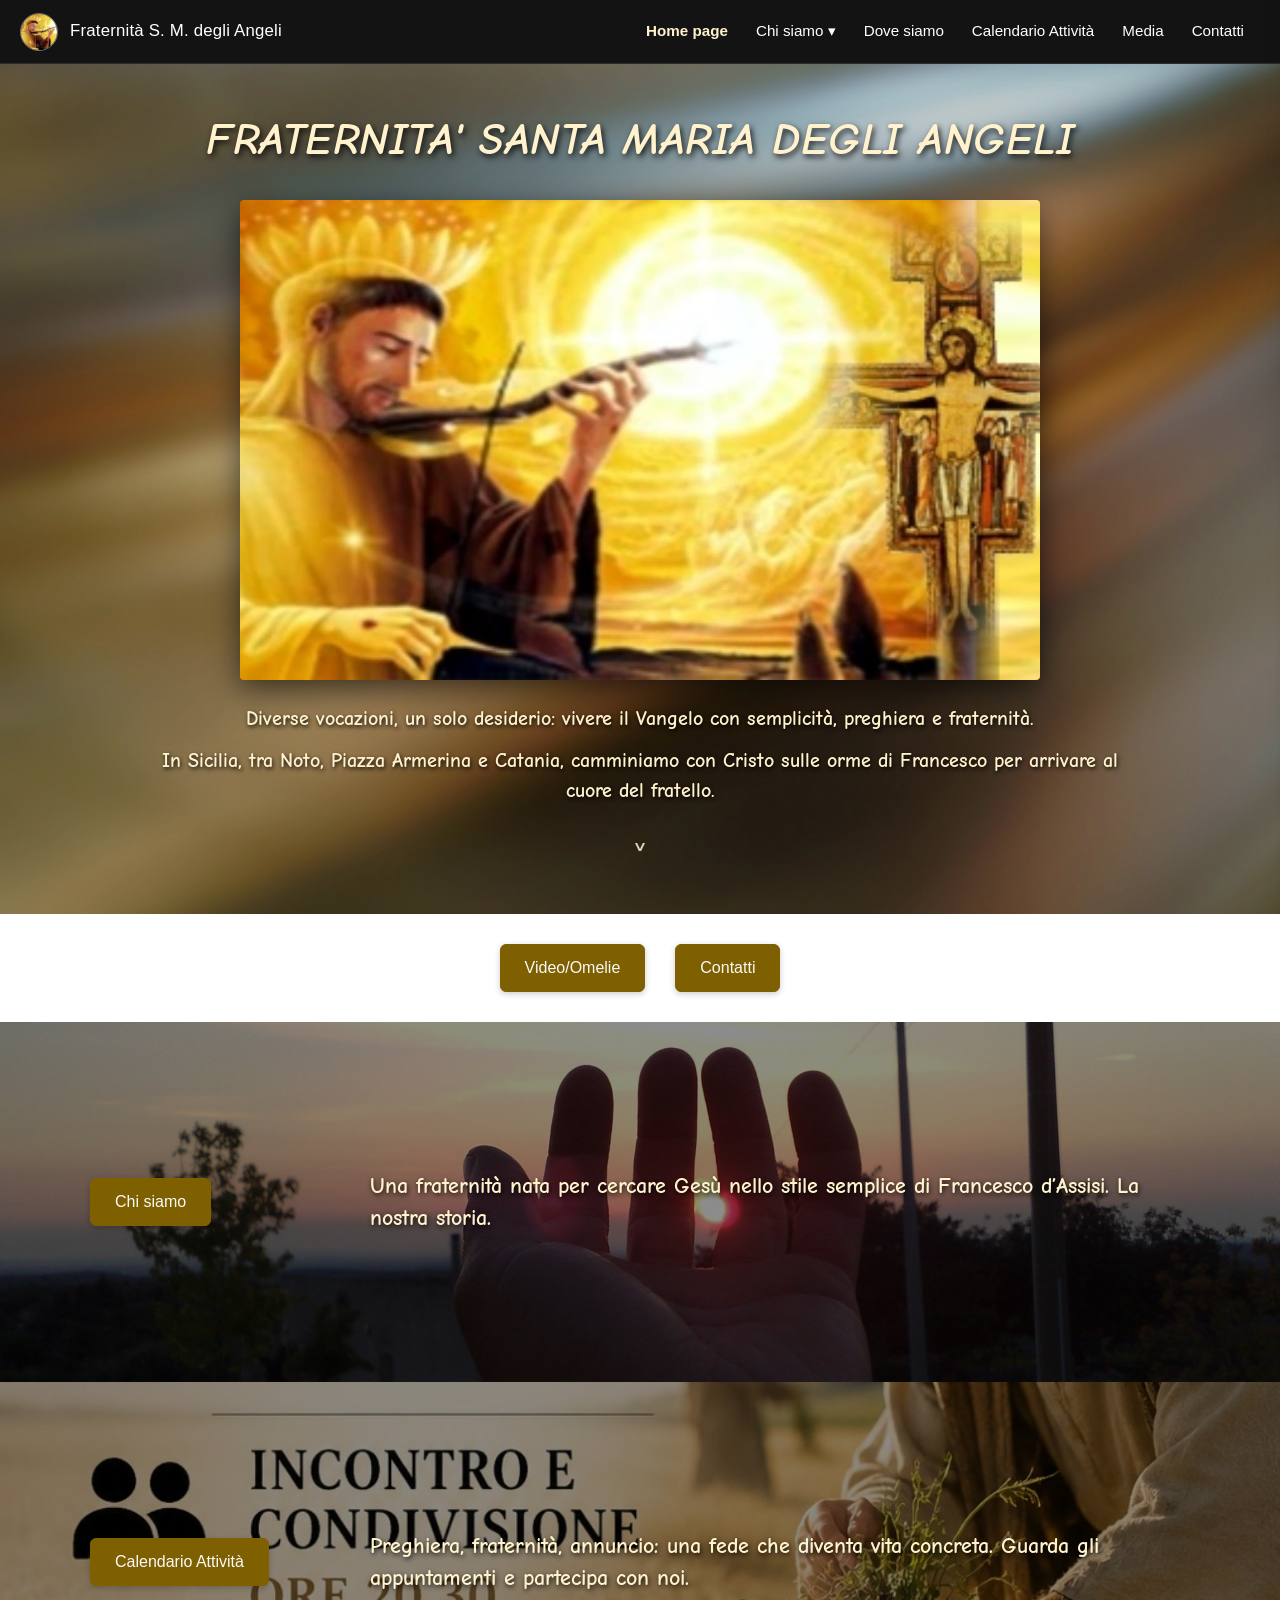
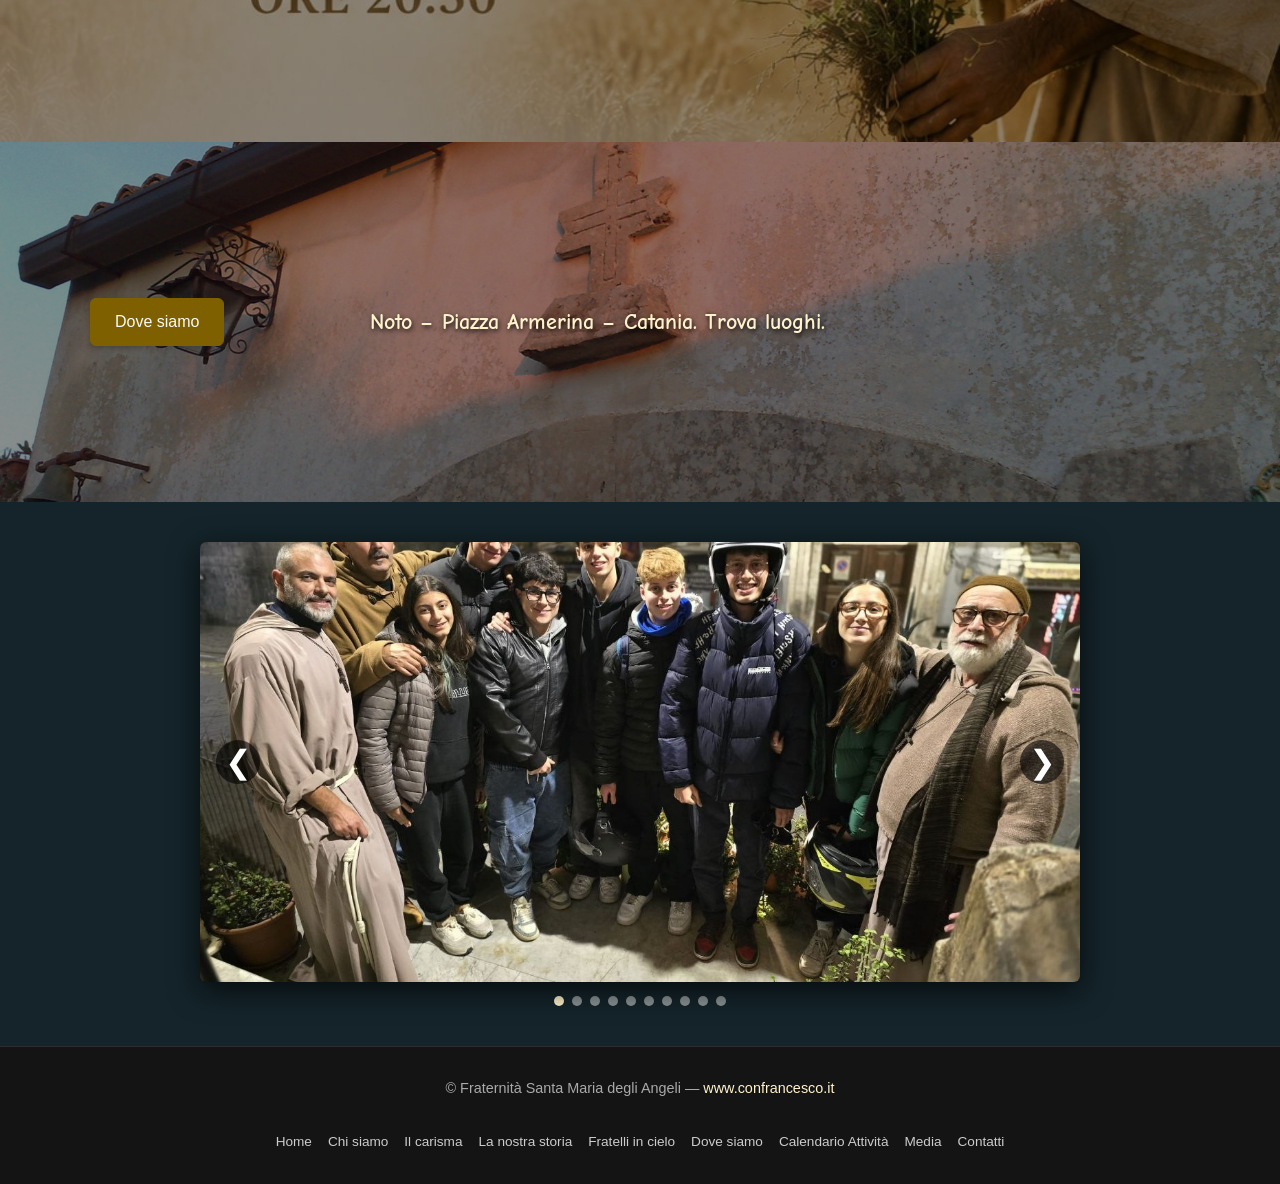
<file: index.html>
<!DOCTYPE html>
<html lang="it">
<head>
  <meta charset="UTF-8">
  <meta name="viewport" content="width=device-width, initial-scale=1.0, viewport-fit=cover">
  <meta http-equiv="X-UA-Compatible" content="ie=edge">
  <title>Fraternità S. M. degli Angeli</title>
  
  <meta name="description" content="Una fraternità nata per cercare Gesù nello stile semplice di Francesco d’Assisi. La nostra storia.">
  <meta name="theme-color" content="#1a1a1a">
  
  <!-- PWA Manifest & Icons -->
  <link rel="manifest" href="manifest.webmanifest">
  <link rel="icon" type="image/x-icon" href="favicon.ico">
  <link rel="icon" type="image/png" sizes="32x32" href="icons/favicon-32x32.png">
  <link rel="icon" type="image/png" sizes="16x16" href="icons/favicon-16x16.png">
  <link rel="apple-touch-icon" href="icons/apple-touch-icon.png">
  <meta name="apple-mobile-web-app-capable" content="yes">
  <meta name="apple-mobile-web-app-status-bar-style" content="black-translucent">
  <meta name="apple-mobile-web-app-title" content="ConFrancesco">
  
  <!-- Faithful Google Sites Stylesheet -->
  <link rel="stylesheet" href="assets/css/style.css">
</head>
<body>

  <!-- Network Status Banner -->
  <div id="network-status-bar" class="network-status-bar hidden"></div>

  <!-- PWA Install Banner -->
  <div id="pwa-install-banner" class="pwa-install-banner" style="display: none;">
    <div class="pwa-banner-content">
      <img src="icons/icon-96x96.png" alt="San Francesco" class="pwa-banner-icon">
      <div class="pwa-banner-text">
        <h4>Installa l'App di San Francesco</h4>
        <p>Scarica l'app sul tuo telefono o PC per consultare tutti i contenuti anche offline!</p>
      </div>
    </div>
    <div class="pwa-banner-actions">
      <button class="btn-banner-install" id="btn-banner-install">&#10010; Installa App</button>
      <button class="btn-banner-close" id="btn-banner-close" title="Chiudi">&times;</button>
    </div>
  </div>

  <!-- Site Header & Navigation (Google Sites Top Bar) -->
  <header class="site-header">
    <div class="navbar-container">
      <a href="index.html" class="site-brand">
        <img src="icons/icon-96x96.png" alt="San Francesco" class="brand-icon">
        <span class="brand-title">Fraternità S. M. degli Angeli</span>
      </a>

      <!-- Desktop Nav -->
      <nav>
        <ul class="nav-links">
          <li><a href="index.html" class="nav-link active">Home page</a></li>
          <li class="dropdown">
            <a href="chi-siamo.html" class="nav-link">Chi siamo &#9662;</a>
            <ul class="dropdown-menu">
              <li><a href="chi-siamo.html" class="dropdown-item">Chi siamo</a></li>
              <li><a href="chi-siamo-il-carisma.html" class="dropdown-item">Il carisma</a></li>
              <li><a href="chi-siamo-la-nostra-storia.html" class="dropdown-item">La nostra storia</a></li>
              <li><a href="chi-siamo-fratelli-in-cielo.html" class="dropdown-item">Fratelli in cielo</a></li>
            </ul>
          </li>
          <li><a href="dove-siamo.html" class="nav-link">Dove siamo</a></li>
          <li><a href="calendario-attivita.html" class="nav-link">Calendario Attività</a></li>
          <li><a href="media.html" class="nav-link">Media</a></li>
          <li><a href="contatti.html" class="nav-link">Contatti</a></li>
          <li>
            <button class="btn-banner-install" id="nav-install-btn" style="display: none; padding: 6px 12px; margin-left: 8px;">
              &#10010; Installa
            </button>
          </li>
        </ul>
      </nav>

      <!-- Hamburger button for mobile -->
      <button class="hamburger-btn" id="hamburger-btn" aria-label="Menu">&#9776;</button>
    </div>
  </header>

  <!-- Mobile Drawer Backdrop -->
  <div class="drawer-backdrop" id="drawer-backdrop"></div>

  <!-- Mobile Navigation Drawer -->
  <aside class="mobile-nav-drawer" id="mobile-drawer">
    <div class="mobile-drawer-header">
      <div style="display: flex; align-items: center; gap: 10px;">
        <img src="icons/icon-72x72.png" alt="San Francesco" style="width: 38px; height: 38px; border-radius: 50%;">
        <span style="color: var(--gs-gold); font-family: var(--font-gs-title); font-weight: 700;">ConFrancesco</span>
      </div>
      <button class="drawer-close-btn" id="drawer-close-btn">&times;</button>
    </div>

    <ul class="mobile-nav-list">
      <li><a href="index.html" class="active">Home page</a></li>
      <li>
        <a href="chi-siamo.html">Chi siamo</a>
        <ul class="mobile-sub-list">
          <li><a href="chi-siamo.html">&bull; Chi siamo</a></li>
          <li><a href="chi-siamo-il-carisma.html">&bull; Il carisma</a></li>
          <li><a href="chi-siamo-la-nostra-storia.html">&bull; La nostra storia</a></li>
          <li><a href="chi-siamo-fratelli-in-cielo.html">&bull; Fratelli in cielo</a></li>
        </ul>
      </li>
      <li><a href="dove-siamo.html">Dove siamo</a></li>
      <li><a href="calendario-attivita.html">Calendario Attività</a></li>
      <li><a href="media.html">Media</a></li>
      <li><a href="contatti.html">Contatti</a></li>
    </ul>

    <div style="margin-top: auto; padding-top: 20px; border-top: 1px solid rgba(255,255,255,0.1);">
      <button class="btn-banner-install" id="install-app-btn" style="width: 100%; justify-content: center; margin-bottom: 12px; text-align: center;">
        &#10010; Installa l'App
      </button>
      <a href="tel:+393291551992" class="gs-btn-green" style="display: block; text-align: center; font-size: 1rem; padding: 10px;">
        &#128222; Chiama Ora
      </a>
    </div>
  </aside>

  <!-- Main Content -->
  <main>
    <!-- Section 0: Google Sites Hero -->
    <section class="home-hero" style="background-image: url('assets/images/home-page_img_03.jpg');">
      <div class="home-hero-content">
        <h1 class="home-hero-title">FRATERNITA' SANTA MARIA DEGLI ANGELI</h1>
        
        <div class="home-hero-image-wrap">
          <img src="assets/images/home-page_img_02.jpg" alt="San Francesco con violino e Crocifisso di San Damiano" loading="eager">
        </div>

        <p class="home-hero-desc">
          Diverse vocazioni, un solo desiderio: vivere il Vangelo con semplicità, preghiera e fraternità.
        </p>
        <p class="home-hero-desc">
          In Sicilia, tra Noto, Piazza Armerina e Catania, camminiamo con Cristo sulle orme di Francesco per arrivare al cuore del fratello.
        </p>

        <a href="#home-actions" class="home-down-arrow" aria-label="Scorri verso il basso">&#709;</a>
      </div>
    </section>

    <!-- Section 1: Quick Actions Strip -->
    <section class="home-quick-actions" id="home-actions">
      <a href="https://youtube.com/@fraternitasantamariadeglia6201?si=ktPKR-6ClR02o8w5" target="_blank" rel="noopener" class="gs-btn-olive">
        Video/Omelie
      </a>
      <a href="contatti.html" class="gs-btn-olive">
        Contatti
      </a>
    </section>

    <!-- Section 3: Chi siamo Banner -->
    <section class="home-banner-section" style="background-image: url('assets/images/home-page_img_04.jpg');">
      <div class="home-banner-container">
        <div>
          <a href="chi-siamo.html" class="gs-btn-olive">Chi siamo</a>
        </div>
        <div class="home-banner-text">
          Una fraternità nata per cercare Gesù nello stile semplice di Francesco d’Assisi. La nostra storia.
        </div>
      </div>
    </section>

    <!-- Section 5: Calendario Attività Banner -->
    <section class="home-banner-section" style="background-image: url('assets/images/home-page_img_05.jpg');">
      <div class="home-banner-container">
        <div>
          <a href="calendario-attivita.html" class="gs-btn-olive">Calendario Attività</a>
        </div>
        <div class="home-banner-text">
          Preghiera, fraternità, annuncio: una fede che diventa vita concreta. Guarda gli appuntamenti e partecipa con noi.
        </div>
      </div>
    </section>

    <!-- Section 7: Dove siamo Banner -->
    <section class="home-banner-section" style="background-image: url('assets/images/home-page_img_07.jpg');">
      <div class="home-banner-container">
        <div>
          <a href="dove-siamo.html" class="gs-btn-olive">Dove siamo</a>
        </div>
        <div class="home-banner-text">
          Noto – Piazza Armerina – Catania. Trova luoghi.
        </div>
      </div>
    </section>

    <!-- Section 9: Photo Slider Carousel -->
    <section class="home-carousel-section" style="background-image: url('assets/images/home-page_img_08.jpg');">
      <div class="carousel-container">
        <div class="carousel-slider">
          <div class="carousel-slide active">
            <img src="assets/images/home-page_img_09.jpg" alt="Comunità Fraternità" loading="lazy">
          </div>
          <div class="carousel-slide">
            <img src="assets/images/home-page_img_10.jpg" alt="Momenti di fraternità" loading="lazy">
          </div>
          <div class="carousel-slide">
            <img src="assets/images/home-page_img_11.jpg" alt="Incontro comunitario" loading="lazy">
          </div>
          <div class="carousel-slide">
            <img src="assets/images/home-page_img_13.jpg" alt="Preghiera e comunione" loading="lazy">
          </div>
          <div class="carousel-slide">
            <img src="assets/images/home-page_img_14.jpg" alt="Missione e condivisione" loading="lazy">
          </div>
          <div class="carousel-slide">
            <img src="assets/images/home-page_img_15.jpg" alt="Eremo San Damiano" loading="lazy">
          </div>
          <div class="carousel-slide">
            <img src="assets/images/home-page_img_16.jpg" alt="Catania Chiesa Santa Teresa" loading="lazy">
          </div>
          <div class="carousel-slide">
            <img src="assets/images/home-page_img_17.jpg" alt="Celebrazione fraterna" loading="lazy">
          </div>
          <div class="carousel-slide">
            <img src="assets/images/home-page_img_18.jpg" alt="Testimonianza francescana" loading="lazy">
          </div>
          <div class="carousel-slide">
            <img src="assets/images/home-page_img_19.jpg" alt="Gioia francescana" loading="lazy">
          </div>

          <!-- Carousel Controls -->
          <button class="carousel-btn carousel-prev" aria-label="Precedente">&#10094;</button>
          <button class="carousel-btn carousel-next" aria-label="Successiva">&#10095;</button>
        </div>

        <div class="carousel-dots">
          <span class="carousel-dot active"></span>
          <span class="carousel-dot"></span>
          <span class="carousel-dot"></span>
          <span class="carousel-dot"></span>
          <span class="carousel-dot"></span>
          <span class="carousel-dot"></span>
          <span class="carousel-dot"></span>
          <span class="carousel-dot"></span>
          <span class="carousel-dot"></span>
          <span class="carousel-dot"></span>
        </div>
      </div>
    </section>
  </main>

  <!-- Footer -->
  <footer class="site-footer">
    <div class="footer-container">
      <p class="footer-text">
        &copy; Fraternità Santa Maria degli Angeli &mdash; <a href="http://www.confrancesco.it" target="_blank" rel="noopener" style="color: var(--gs-gold);">www.confrancesco.it</a>
      </p>
      <ul class="footer-links">
        <li><a href="index.html">Home</a></li>
        <li><a href="chi-siamo.html">Chi siamo</a></li>
        <li><a href="chi-siamo-il-carisma.html">Il carisma</a></li>
        <li><a href="chi-siamo-la-nostra-storia.html">La nostra storia</a></li>
        <li><a href="chi-siamo-fratelli-in-cielo.html">Fratelli in cielo</a></li>
        <li><a href="dove-siamo.html">Dove siamo</a></li>
        <li><a href="calendario-attivita.html">Calendario Attività</a></li>
        <li><a href="media.html">Media</a></li>
        <li><a href="contatti.html">Contatti</a></li>
      </ul>
    </div>
  </footer>

  <!-- App Script -->
  <script src="assets/js/app.js"></script>
</body>
</html>
</file>
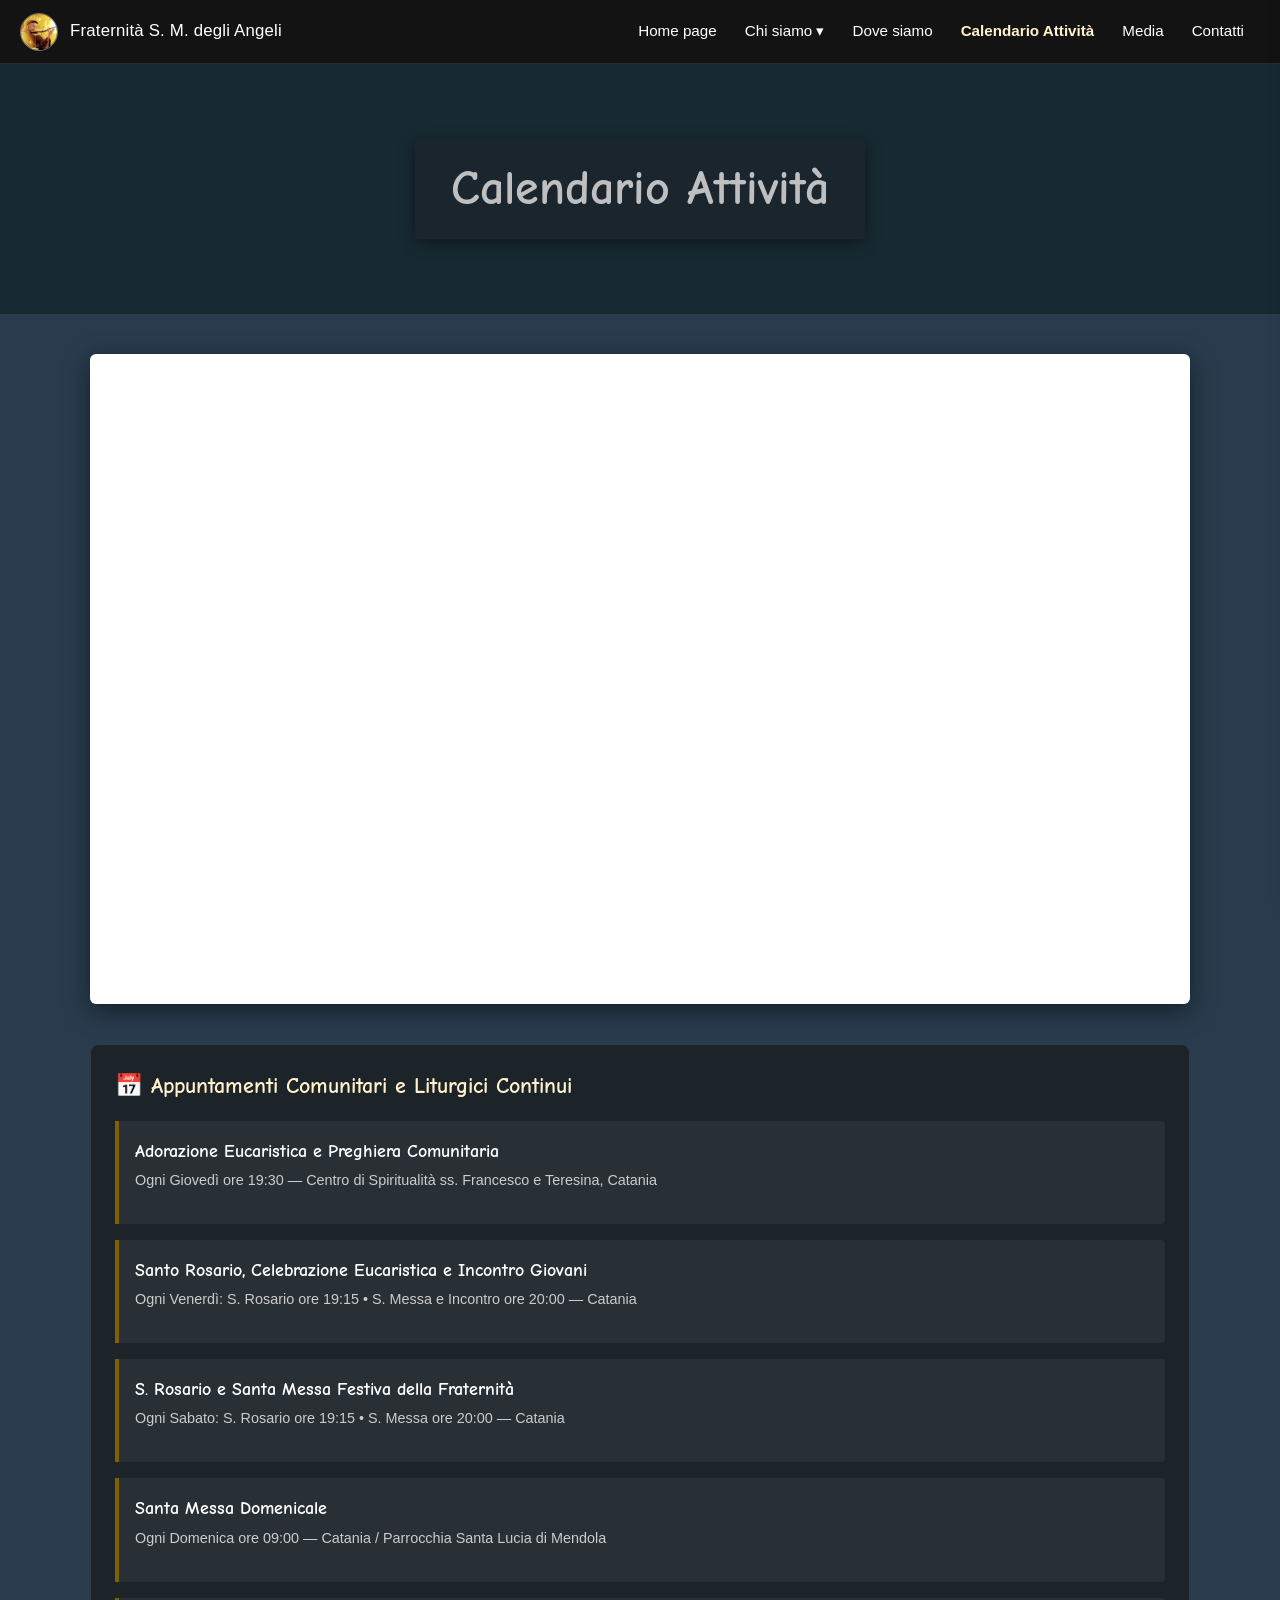
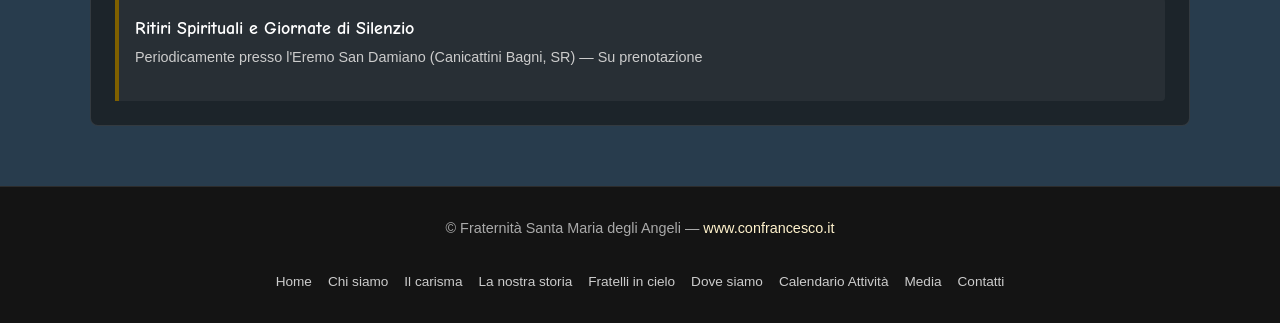
<file: calendario-attivita.html>
<!DOCTYPE html>
<html lang="it">
<head>
  <meta charset="UTF-8">
  <meta name="viewport" content="width=device-width, initial-scale=1.0, viewport-fit=cover">
  <meta http-equiv="X-UA-Compatible" content="ie=edge">
  <title>Calendario Attività | Fraternità S. M. degli Angeli</title>
  
  <meta name="description" content="Calendario Attività della Fraternità Santa Maria degli Angeli: preghiera, ritiri, adorazioni e celebrazioni.">
  <meta name="theme-color" content="#1a1a1a">
  
  <link rel="manifest" href="manifest.webmanifest">
  <link rel="icon" type="image/x-icon" href="favicon.ico">
  <link rel="icon" type="image/png" sizes="32x32" href="icons/favicon-32x32.png">
  <link rel="icon" type="image/png" sizes="16x16" href="icons/favicon-16x16.png">
  <link rel="apple-touch-icon" href="icons/apple-touch-icon.png">
  <meta name="apple-mobile-web-app-capable" content="yes">
  <meta name="apple-mobile-web-app-status-bar-style" content="black-translucent">
  <meta name="apple-mobile-web-app-title" content="ConFrancesco">
  
  <link rel="stylesheet" href="assets/css/style.css">
</head>
<body>

  <div id="network-status-bar" class="network-status-bar hidden"></div>

  <div id="pwa-install-banner" class="pwa-install-banner" style="display: none;">
    <div class="pwa-banner-content">
      <img src="icons/icon-96x96.png" alt="San Francesco" class="pwa-banner-icon">
      <div class="pwa-banner-text">
        <h4>Installa l'App di San Francesco</h4>
        <p>Scarica l'app per consultare tutti i contenuti anche offline!</p>
      </div>
    </div>
    <div class="pwa-banner-actions">
      <button class="btn-banner-install" id="btn-banner-install">&#10010; Installa App</button>
      <button class="btn-banner-close" id="btn-banner-close" title="Chiudi">&times;</button>
    </div>
  </div>

  <!-- Header -->
  <header class="site-header">
    <div class="navbar-container">
      <a href="index.html" class="site-brand">
        <img src="icons/icon-96x96.png" alt="San Francesco" class="brand-icon">
        <span class="brand-title">Fraternità S. M. degli Angeli</span>
      </a>

      <nav>
        <ul class="nav-links">
          <li><a href="index.html" class="nav-link">Home page</a></li>
          <li class="dropdown">
            <a href="chi-siamo.html" class="nav-link">Chi siamo &#9662;</a>
            <ul class="dropdown-menu">
              <li><a href="chi-siamo.html" class="dropdown-item">Chi siamo</a></li>
              <li><a href="chi-siamo-il-carisma.html" class="dropdown-item">Il carisma</a></li>
              <li><a href="chi-siamo-la-nostra-storia.html" class="dropdown-item">La nostra storia</a></li>
              <li><a href="chi-siamo-fratelli-in-cielo.html" class="dropdown-item">Fratelli in cielo</a></li>
            </ul>
          </li>
          <li><a href="dove-siamo.html" class="nav-link">Dove siamo</a></li>
          <li><a href="calendario-attivita.html" class="nav-link active">Calendario Attività</a></li>
          <li><a href="media.html" class="nav-link">Media</a></li>
          <li><a href="contatti.html" class="nav-link">Contatti</a></li>
          <li>
            <button class="btn-banner-install" id="nav-install-btn" style="display: none; padding: 6px 12px; margin-left: 8px;">
              &#10010; Installa
            </button>
          </li>
        </ul>
      </nav>

      <button class="hamburger-btn" id="hamburger-btn" aria-label="Menu">&#9776;</button>
    </div>
  </header>

  <div class="drawer-backdrop" id="drawer-backdrop"></div>

  <aside class="mobile-nav-drawer" id="mobile-drawer">
    <div class="mobile-drawer-header">
      <div style="display: flex; align-items: center; gap: 10px;">
        <img src="icons/icon-72x72.png" alt="San Francesco" style="width: 38px; height: 38px; border-radius: 50%;">
        <span style="color: var(--gs-gold); font-family: var(--font-gs-title); font-weight: 700;">ConFrancesco</span>
      </div>
      <button class="drawer-close-btn" id="drawer-close-btn">&times;</button>
    </div>

    <ul class="mobile-nav-list">
      <li><a href="index.html">Home page</a></li>
      <li>
        <a href="chi-siamo.html">Chi siamo</a>
        <ul class="mobile-sub-list">
          <li><a href="chi-siamo.html">&bull; Chi siamo</a></li>
          <li><a href="chi-siamo-il-carisma.html">&bull; Il carisma</a></li>
          <li><a href="chi-siamo-la-nostra-storia.html">&bull; La nostra storia</a></li>
          <li><a href="chi-siamo-fratelli-in-cielo.html">&bull; Fratelli in cielo</a></li>
        </ul>
      </li>
      <li><a href="dove-siamo.html">Dove siamo</a></li>
      <li><a href="calendario-attivita.html" class="active">Calendario Attività</a></li>
      <li><a href="media.html">Media</a></li>
      <li><a href="contatti.html">Contatti</a></li>
    </ul>

    <div style="margin-top: auto; padding-top: 20px; border-top: 1px solid rgba(255,255,255,0.1);">
      <button class="btn-banner-install" id="install-app-btn" style="width: 100%; justify-content: center; margin-bottom: 12px; text-align: center;">
        &#10010; Installa l'App
      </button>
      <a href="tel:+393291551992" class="gs-btn-green" style="display: block; text-align: center; font-size: 1rem; padding: 10px;">
        &#128222; Chiama Ora
      </a>
    </div>
  </aside>

  <main>
    <!-- Header Banner with Translucent Slate Box -->
    <div class="gs-page-header" style="background-image: url('assets/images/calendario-attivita_img_02.jpg');">
      <div class="gs-banner-box">
        <h1 class="gs-banner-box-title">Calendario Attività</h1>
      </div>
    </div>

    <!-- Body Section (Slate blue background with Calendar) -->
    <div class="calendario-body">
      <div class="calendario-container">

        <!-- Embedded Google Calendar -->
        <div class="calendar-iframe-wrap">
          <iframe 
            src="https://calendar.google.com/calendar/embed?src=fraternitangeli%40gmail.com&ctz=Europe%2FRome&showTitle=0&showNav=1&showDate=1&showPrint=0&showTabs=1&showCalendars=0" 
            title="Calendario Attività Fraternità" 
            loading="lazy">
          </iframe>
        </div>

        <!-- Offline Schedule Card -->
        <div class="calendar-offline-events">
          <h2 class="calendar-offline-title">&#128197; Appuntamenti Comunitari e Liturgici Continui</h2>
          <ul class="events-list">
            <li class="event-item">
              <h3 class="event-title">Adorazione Eucaristica e Preghiera Comunitaria</h3>
              <p class="event-meta">Ogni Giovedì ore 19:30 &mdash; Centro di Spiritualità ss. Francesco e Teresina, Catania</p>
            </li>
            <li class="event-item">
              <h3 class="event-title">Santo Rosario, Celebrazione Eucaristica e Incontro Giovani</h3>
              <p class="event-meta">Ogni Venerdì: S. Rosario ore 19:15 &bull; S. Messa e Incontro ore 20:00 &mdash; Catania</p>
            </li>
            <li class="event-item">
              <h3 class="event-title">S. Rosario e Santa Messa Festiva della Fraternità</h3>
              <p class="event-meta">Ogni Sabato: S. Rosario ore 19:15 &bull; S. Messa ore 20:00 &mdash; Catania</p>
            </li>
            <li class="event-item">
              <h3 class="event-title">Santa Messa Domenicale</h3>
              <p class="event-meta">Ogni Domenica ore 09:00 &mdash; Catania / Parrocchia Santa Lucia di Mendola</p>
            </li>
            <li class="event-item">
              <h3 class="event-title">Ritiri Spirituali e Giornate di Silenzio</h3>
              <p class="event-meta">Periodicamente presso l'Eremo San Damiano (Canicattini Bagni, SR) &mdash; Su prenotazione</p>
            </li>
          </ul>
        </div>

      </div>
    </div>
  </main>

  <footer class="site-footer">
    <div class="footer-container">
      <p class="footer-text">
        &copy; Fraternità Santa Maria degli Angeli &mdash; <a href="http://www.confrancesco.it" target="_blank" rel="noopener" style="color: var(--gs-gold);">www.confrancesco.it</a>
      </p>
      <ul class="footer-links">
        <li><a href="index.html">Home</a></li>
        <li><a href="chi-siamo.html">Chi siamo</a></li>
        <li><a href="chi-siamo-il-carisma.html">Il carisma</a></li>
        <li><a href="chi-siamo-la-nostra-storia.html">La nostra storia</a></li>
        <li><a href="chi-siamo-fratelli-in-cielo.html">Fratelli in cielo</a></li>
        <li><a href="dove-siamo.html">Dove siamo</a></li>
        <li><a href="calendario-attivita.html">Calendario Attività</a></li>
        <li><a href="media.html">Media</a></li>
        <li><a href="contatti.html">Contatti</a></li>
      </ul>
    </div>
  </footer>

  <script src="assets/js/app.js"></script>
</body>
</html>
</file>
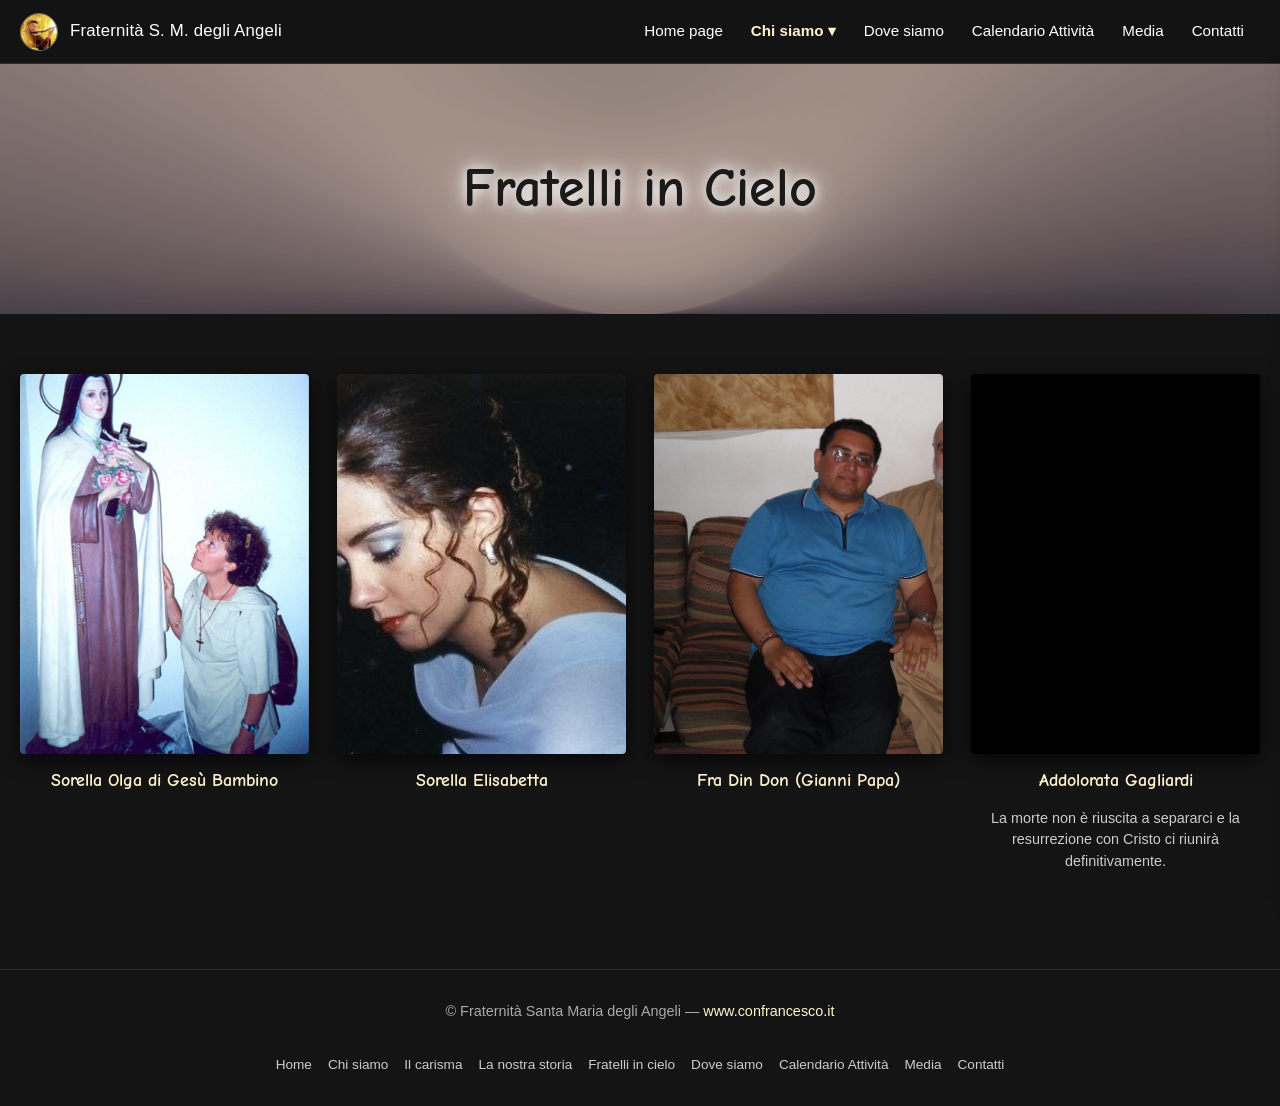
<file: chi-siamo-fratelli-in-cielo.html>
<!DOCTYPE html>
<html lang="it">
<head>
  <meta charset="UTF-8">
  <meta name="viewport" content="width=device-width, initial-scale=1.0, viewport-fit=cover">
  <meta http-equiv="X-UA-Compatible" content="ie=edge">
  <title>Fratelli in cielo | Fraternità S. M. degli Angeli</title>
  
  <meta name="description" content="I nostri fratelli e sorelle in cielo: Sorella Olga, Sorella Elisabetta, Fra Din Don, Addolorata Gagliardi.">
  <meta name="theme-color" content="#1a1a1a">
  
  <link rel="manifest" href="manifest.webmanifest">
  <link rel="icon" type="image/x-icon" href="favicon.ico">
  <link rel="icon" type="image/png" sizes="32x32" href="icons/favicon-32x32.png">
  <link rel="icon" type="image/png" sizes="16x16" href="icons/favicon-16x16.png">
  <link rel="apple-touch-icon" href="icons/apple-touch-icon.png">
  <meta name="apple-mobile-web-app-capable" content="yes">
  <meta name="apple-mobile-web-app-status-bar-style" content="black-translucent">
  <meta name="apple-mobile-web-app-title" content="ConFrancesco">
  
  <link rel="stylesheet" href="assets/css/style.css">
</head>
<body>

  <div id="network-status-bar" class="network-status-bar hidden"></div>

  <div id="pwa-install-banner" class="pwa-install-banner" style="display: none;">
    <div class="pwa-banner-content">
      <img src="icons/icon-96x96.png" alt="San Francesco" class="pwa-banner-icon">
      <div class="pwa-banner-text">
        <h4>Installa l'App di San Francesco</h4>
        <p>Scarica l'app per consultare tutti i contenuti anche offline!</p>
      </div>
    </div>
    <div class="pwa-banner-actions">
      <button class="btn-banner-install" id="btn-banner-install">&#10010; Installa App</button>
      <button class="btn-banner-close" id="btn-banner-close" title="Chiudi">&times;</button>
    </div>
  </div>

  <!-- Header -->
  <header class="site-header">
    <div class="navbar-container">
      <a href="index.html" class="site-brand">
        <img src="icons/icon-96x96.png" alt="San Francesco" class="brand-icon">
        <span class="brand-title">Fraternità S. M. degli Angeli</span>
      </a>

      <nav>
        <ul class="nav-links">
          <li><a href="index.html" class="nav-link">Home page</a></li>
          <li class="dropdown">
            <a href="chi-siamo.html" class="nav-link active">Chi siamo &#9662;</a>
            <ul class="dropdown-menu">
              <li><a href="chi-siamo.html" class="dropdown-item">Chi siamo</a></li>
              <li><a href="chi-siamo-il-carisma.html" class="dropdown-item">Il carisma</a></li>
              <li><a href="chi-siamo-la-nostra-storia.html" class="dropdown-item">La nostra storia</a></li>
              <li><a href="chi-siamo-fratelli-in-cielo.html" class="dropdown-item">Fratelli in cielo</a></li>
            </ul>
          </li>
          <li><a href="dove-siamo.html" class="nav-link">Dove siamo</a></li>
          <li><a href="calendario-attivita.html" class="nav-link">Calendario Attività</a></li>
          <li><a href="media.html" class="nav-link">Media</a></li>
          <li><a href="contatti.html" class="nav-link">Contatti</a></li>
          <li>
            <button class="btn-banner-install" id="nav-install-btn" style="display: none; padding: 6px 12px; margin-left: 8px;">
              &#10010; Installa
            </button>
          </li>
        </ul>
      </nav>

      <button class="hamburger-btn" id="hamburger-btn" aria-label="Menu">&#9776;</button>
    </div>
  </header>

  <div class="drawer-backdrop" id="drawer-backdrop"></div>

  <aside class="mobile-nav-drawer" id="mobile-drawer">
    <div class="mobile-drawer-header">
      <div style="display: flex; align-items: center; gap: 10px;">
        <img src="icons/icon-72x72.png" alt="San Francesco" style="width: 38px; height: 38px; border-radius: 50%;">
        <span style="color: var(--gs-gold); font-family: var(--font-gs-title); font-weight: 700;">ConFrancesco</span>
      </div>
      <button class="drawer-close-btn" id="drawer-close-btn">&times;</button>
    </div>

    <ul class="mobile-nav-list">
      <li><a href="index.html">Home page</a></li>
      <li>
        <a href="chi-siamo.html">Chi siamo</a>
        <ul class="mobile-sub-list">
          <li><a href="chi-siamo.html">&bull; Chi siamo</a></li>
          <li><a href="chi-siamo-il-carisma.html">&bull; Il carisma</a></li>
          <li><a href="chi-siamo-la-nostra-storia.html">&bull; La nostra storia</a></li>
          <li><a href="chi-siamo-fratelli-in-cielo.html" class="active">&bull; Fratelli in cielo</a></li>
        </ul>
      </li>
      <li><a href="dove-siamo.html">Dove siamo</a></li>
      <li><a href="calendario-attivita.html">Calendario Attività</a></li>
      <li><a href="media.html">Media</a></li>
      <li><a href="contatti.html">Contatti</a></li>
    </ul>

    <div style="margin-top: auto; padding-top: 20px; border-top: 1px solid rgba(255,255,255,0.1);">
      <button class="btn-banner-install" id="install-app-btn" style="width: 100%; justify-content: center; margin-bottom: 12px; text-align: center;">
        &#10010; Installa l'App
      </button>
      <a href="tel:+393291551992" class="gs-btn-green" style="display: block; text-align: center; font-size: 1rem; padding: 10px;">
        &#128222; Chiama Ora
      </a>
    </div>
  </aside>

  <main>
    <!-- Header Banner (Sunset horizon over water) -->
    <div class="gs-page-header" style="background-image: url('assets/images/chi-siamo_fratelli-in-cielo_img_04.jpg');">
      <div class="gs-page-header-content">
        <h1 class="gs-page-title" style="color: #1a1a1a; text-shadow: 0 0 12px #ffffff, 0 0 24px #ffffff;">Fratelli in Cielo</h1>
      </div>
    </div>

    <!-- 4 Columns Grid Section -->
    <div class="fratelli-body">
      <div class="fratelli-grid">
        
        <!-- Col 1: Sorella Olga -->
        <div class="fratelli-col">
          <div class="fratelli-photo-wrap">
            <img src="assets/images/chi-siamo_fratelli-in-cielo_img_01.jpg" alt="Sorella Olga di Gesù Bambino" loading="eager">
          </div>
          <h2 class="fratelli-name">Sorella Olga di Gesù Bambino</h2>
        </div>

        <!-- Col 2: Sorella Elisabetta -->
        <div class="fratelli-col">
          <div class="fratelli-photo-wrap">
            <img src="assets/images/chi-siamo_fratelli-in-cielo_img_02.jpg" alt="Sorella Elisabetta" loading="eager">
          </div>
          <h2 class="fratelli-name">Sorella Elisabetta</h2>
        </div>

        <!-- Col 3: Fra Din Don -->
        <div class="fratelli-col">
          <div class="fratelli-photo-wrap">
            <img src="assets/images/chi-siamo_fratelli-in-cielo_img_03.jpg" alt="Fra Din Don (Gianni Papa)" loading="eager">
          </div>
          <h2 class="fratelli-name">Fra Din Don (Gianni Papa)</h2>
        </div>

        <!-- Col 4: Addolorata Gagliardi with Video -->
        <div class="fratelli-col">
          <div class="fratelli-photo-wrap" style="height: auto; aspect-ratio: 9/16; max-height: 380px;">
            <div class="video-responsive-wrap" style="padding-bottom: 120%; height: 100%;">
              <iframe 
                src="https://www.youtube.com/embed/P6V1qB6KxJk" 
                title="Ultimo saluto di nonna Addolorata" 
                allow="accelerometer; autoplay; clipboard-write; encrypted-media; gyroscope; picture-in-picture" 
                allowfullscreen>
              </iframe>
              <div class="video-offline-fallback" style="display: none;">
                <h4 style="font-family: var(--font-gs-title); color: var(--gs-gold);">Nonna Addolorata</h4>
                <p style="font-size: 0.8rem;">Offline: video disponibile quando online.</p>
                <a href="https://youtu.be/P6V1qB6KxJk" target="_blank" rel="noopener" class="gs-btn-olive" style="font-size: 0.8rem; padding: 4px 12px;">
                  Apri Video
                </a>
              </div>
            </div>
          </div>
          <h2 class="fratelli-name">Addolorata Gagliardi</h2>
          <p class="fratelli-subtext">
            La morte non è riuscita a separarci e la resurrezione con Cristo ci riunirà definitivamente.
          </p>
        </div>

      </div>
    </div>
  </main>

  <footer class="site-footer">
    <div class="footer-container">
      <p class="footer-text">
        &copy; Fraternità Santa Maria degli Angeli &mdash; <a href="http://www.confrancesco.it" target="_blank" rel="noopener" style="color: var(--gs-gold);">www.confrancesco.it</a>
      </p>
      <ul class="footer-links">
        <li><a href="index.html">Home</a></li>
        <li><a href="chi-siamo.html">Chi siamo</a></li>
        <li><a href="chi-siamo-il-carisma.html">Il carisma</a></li>
        <li><a href="chi-siamo-la-nostra-storia.html">La nostra storia</a></li>
        <li><a href="chi-siamo-fratelli-in-cielo.html">Fratelli in cielo</a></li>
        <li><a href="dove-siamo.html">Dove siamo</a></li>
        <li><a href="calendario-attivita.html">Calendario Attività</a></li>
        <li><a href="media.html">Media</a></li>
        <li><a href="contatti.html">Contatti</a></li>
      </ul>
    </div>
  </footer>

  <script src="assets/js/app.js"></script>
</body>
</html>
</file>
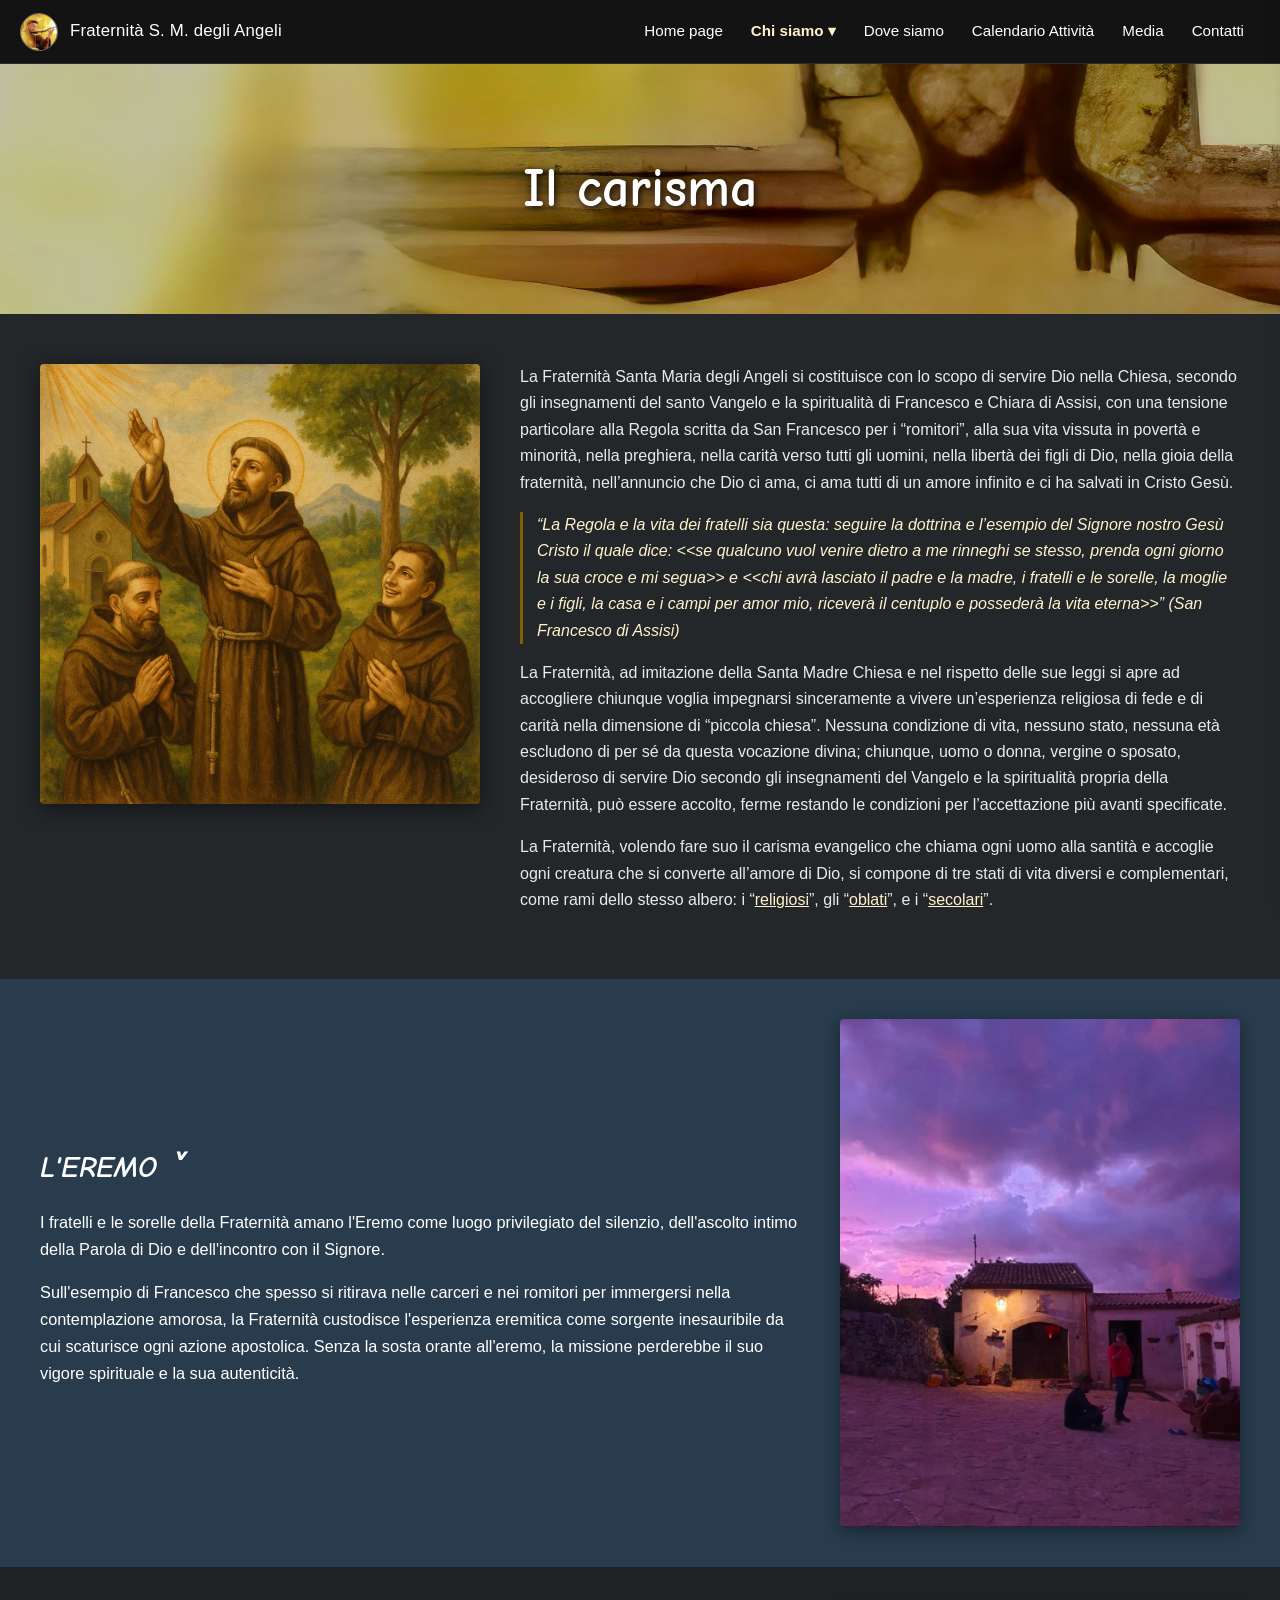
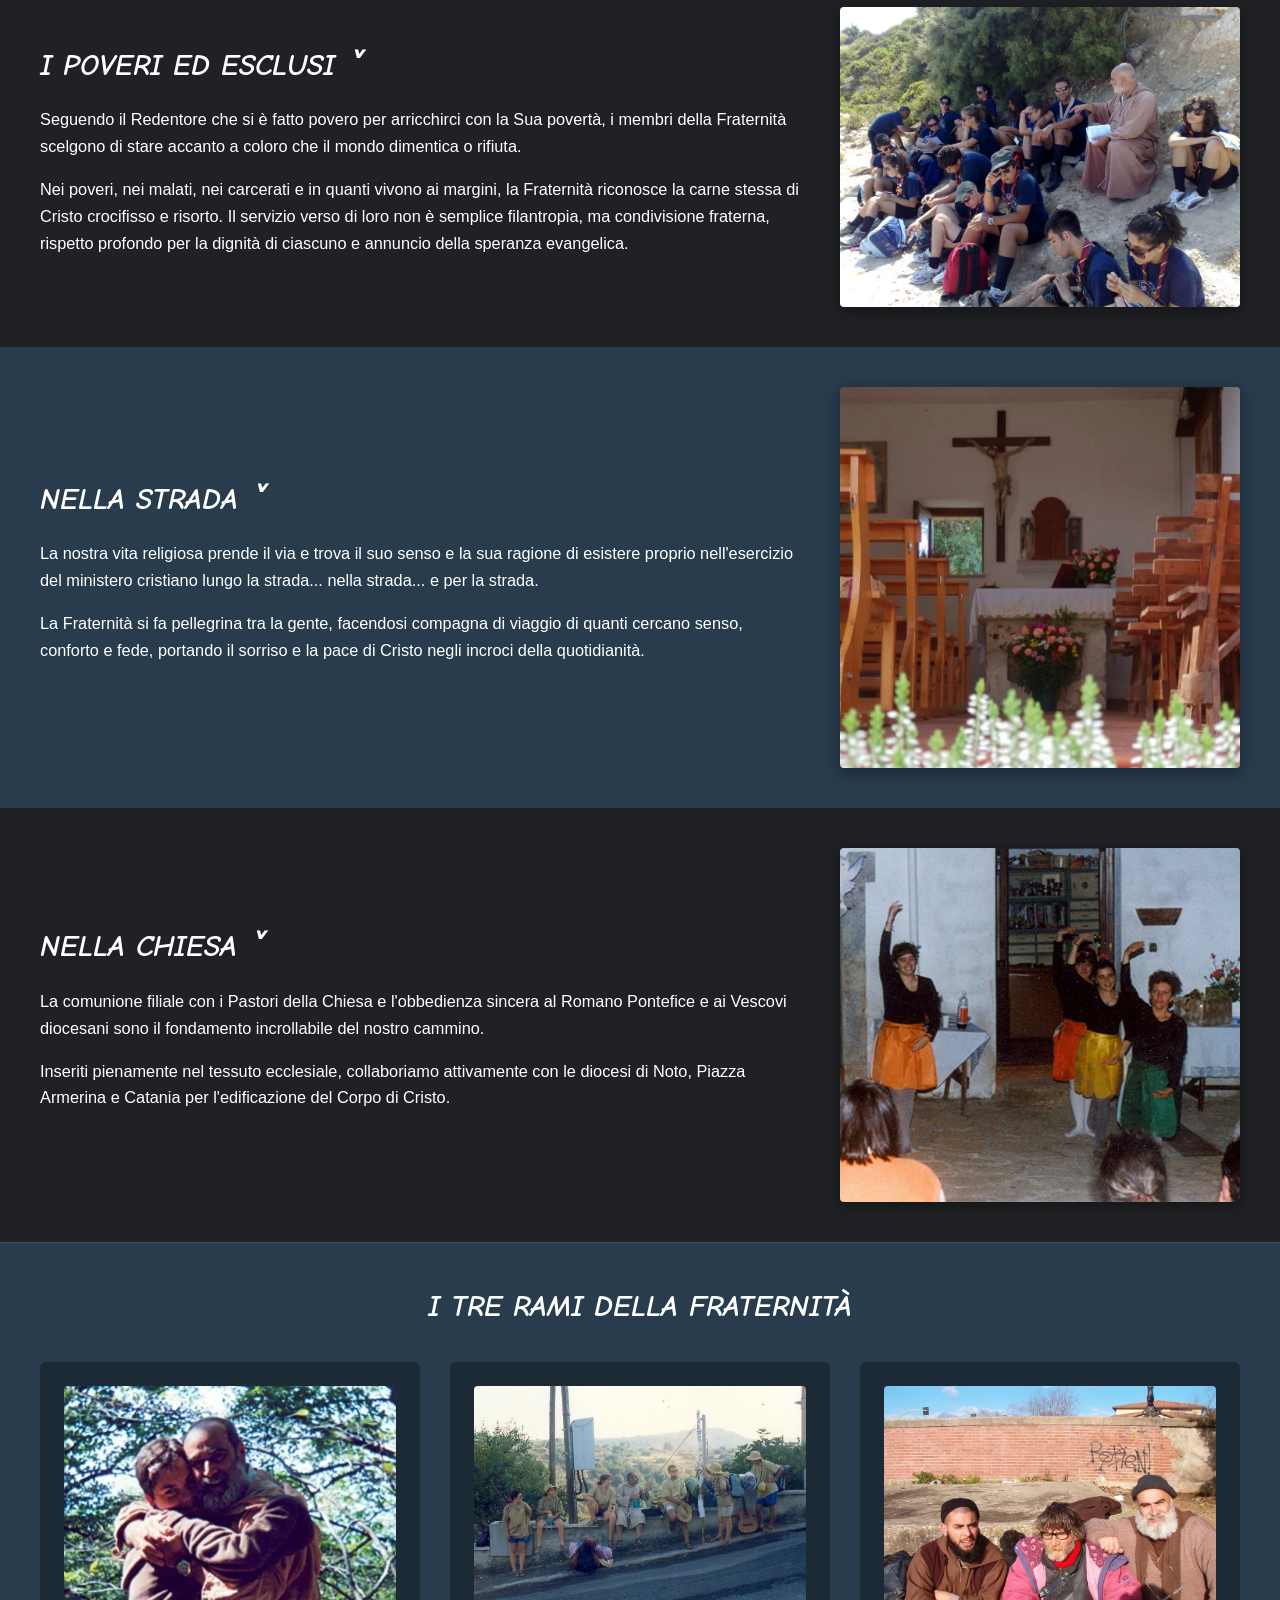
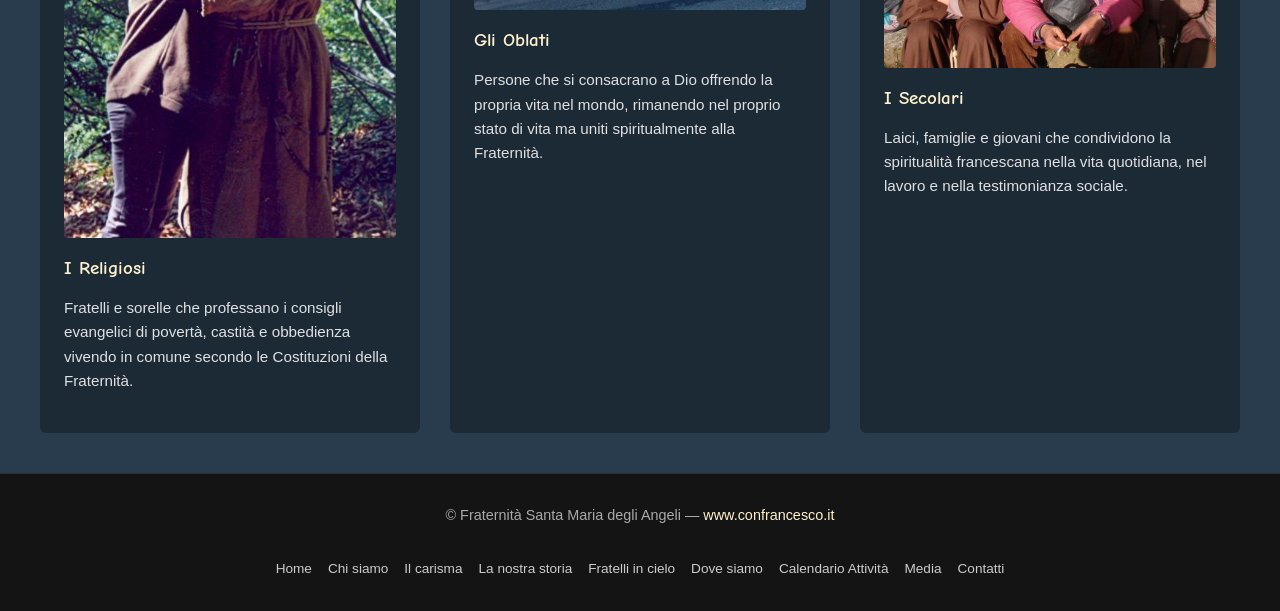
<file: chi-siamo-il-carisma.html>
<!DOCTYPE html>
<html lang="it">
<head>
  <meta charset="UTF-8">
  <meta name="viewport" content="width=device-width, initial-scale=1.0, viewport-fit=cover">
  <meta http-equiv="X-UA-Compatible" content="ie=edge">
  <title>Il carisma | Fraternità S. M. degli Angeli</title>
  
  <meta name="description" content="Il carisma della Fraternità Santa Maria degli Angeli: l'Eremo, i poveri ed esclusi, la strada, la comunione nella Chiesa.">
  <meta name="theme-color" content="#1a1a1a">
  
  <link rel="manifest" href="manifest.webmanifest">
  <link rel="icon" type="image/x-icon" href="favicon.ico">
  <link rel="icon" type="image/png" sizes="32x32" href="icons/favicon-32x32.png">
  <link rel="icon" type="image/png" sizes="16x16" href="icons/favicon-16x16.png">
  <link rel="apple-touch-icon" href="icons/apple-touch-icon.png">
  <meta name="apple-mobile-web-app-capable" content="yes">
  <meta name="apple-mobile-web-app-status-bar-style" content="black-translucent">
  <meta name="apple-mobile-web-app-title" content="ConFrancesco">
  
  <link rel="stylesheet" href="assets/css/style.css">
</head>
<body>

  <div id="network-status-bar" class="network-status-bar hidden"></div>

  <div id="pwa-install-banner" class="pwa-install-banner" style="display: none;">
    <div class="pwa-banner-content">
      <img src="icons/icon-96x96.png" alt="San Francesco" class="pwa-banner-icon">
      <div class="pwa-banner-text">
        <h4>Installa l'App di San Francesco</h4>
        <p>Scarica l'app per consultare tutti i contenuti anche offline!</p>
      </div>
    </div>
    <div class="pwa-banner-actions">
      <button class="btn-banner-install" id="btn-banner-install">&#10010; Installa App</button>
      <button class="btn-banner-close" id="btn-banner-close" title="Chiudi">&times;</button>
    </div>
  </div>

  <!-- Header -->
  <header class="site-header">
    <div class="navbar-container">
      <a href="index.html" class="site-brand">
        <img src="icons/icon-96x96.png" alt="San Francesco" class="brand-icon">
        <span class="brand-title">Fraternità S. M. degli Angeli</span>
      </a>

      <nav>
        <ul class="nav-links">
          <li><a href="index.html" class="nav-link">Home page</a></li>
          <li class="dropdown">
            <a href="chi-siamo.html" class="nav-link active">Chi siamo &#9662;</a>
            <ul class="dropdown-menu">
              <li><a href="chi-siamo.html" class="dropdown-item">Chi siamo</a></li>
              <li><a href="chi-siamo-il-carisma.html" class="dropdown-item">Il carisma</a></li>
              <li><a href="chi-siamo-la-nostra-storia.html" class="dropdown-item">La nostra storia</a></li>
              <li><a href="chi-siamo-fratelli-in-cielo.html" class="dropdown-item">Fratelli in cielo</a></li>
            </ul>
          </li>
          <li><a href="dove-siamo.html" class="nav-link">Dove siamo</a></li>
          <li><a href="calendario-attivita.html" class="nav-link">Calendario Attività</a></li>
          <li><a href="media.html" class="nav-link">Media</a></li>
          <li><a href="contatti.html" class="nav-link">Contatti</a></li>
          <li>
            <button class="btn-banner-install" id="nav-install-btn" style="display: none; padding: 6px 12px; margin-left: 8px;">
              &#10010; Installa
            </button>
          </li>
        </ul>
      </nav>

      <button class="hamburger-btn" id="hamburger-btn" aria-label="Menu">&#9776;</button>
    </div>
  </header>

  <div class="drawer-backdrop" id="drawer-backdrop"></div>

  <aside class="mobile-nav-drawer" id="mobile-drawer">
    <div class="mobile-drawer-header">
      <div style="display: flex; align-items: center; gap: 10px;">
        <img src="icons/icon-72x72.png" alt="San Francesco" style="width: 38px; height: 38px; border-radius: 50%;">
        <span style="color: var(--gs-gold); font-family: var(--font-gs-title); font-weight: 700;">ConFrancesco</span>
      </div>
      <button class="drawer-close-btn" id="drawer-close-btn">&times;</button>
    </div>

    <ul class="mobile-nav-list">
      <li><a href="index.html">Home page</a></li>
      <li>
        <a href="chi-siamo.html">Chi siamo</a>
        <ul class="mobile-sub-list">
          <li><a href="chi-siamo.html">&bull; Chi siamo</a></li>
          <li><a href="chi-siamo-il-carisma.html" class="active">&bull; Il carisma</a></li>
          <li><a href="chi-siamo-la-nostra-storia.html">&bull; La nostra storia</a></li>
          <li><a href="chi-siamo-fratelli-in-cielo.html">&bull; Fratelli in cielo</a></li>
        </ul>
      </li>
      <li><a href="dove-siamo.html">Dove siamo</a></li>
      <li><a href="calendario-attivita.html">Calendario Attività</a></li>
      <li><a href="media.html">Media</a></li>
      <li><a href="contatti.html">Contatti</a></li>
    </ul>

    <div style="margin-top: auto; padding-top: 20px; border-top: 1px solid rgba(255,255,255,0.1);">
      <button class="btn-banner-install" id="install-app-btn" style="width: 100%; justify-content: center; margin-bottom: 12px; text-align: center;">
        &#10010; Installa l'App
      </button>
      <a href="tel:+393291551992" class="gs-btn-green" style="display: block; text-align: center; font-size: 1rem; padding: 10px;">
        &#128222; Chiama Ora
      </a>
    </div>
  </aside>

  <main>
    <!-- Header Banner -->
    <div class="gs-page-header" style="background-image: url('assets/images/chi-siamo_il-carisma_img_11.jpg');">
      <div class="gs-page-header-content">
        <h1 class="gs-page-title">Il carisma</h1>
      </div>
    </div>

    <!-- Section 1: Intro block (Dark charcoal) -->
    <section class="carisma-section-dark">
      <div class="carisma-grid">
        <div>
          <img src="assets/images/chi-siamo_il-carisma_img_01.jpg" alt="San Francesco e i fratelli" class="carisma-photo">
        </div>
        <div class="carisma-text-block">
          <p>
            La Fraternità Santa Maria degli Angeli si costituisce con lo scopo di servire Dio nella Chiesa, secondo gli insegnamenti del santo Vangelo e la spiritualità di Francesco e Chiara di Assisi, con una tensione particolare alla Regola scritta da San Francesco per i “romitori”, alla sua vita vissuta in povertà e minorità, nella preghiera, nella carità verso tutti gli uomini, nella libertà dei figli di Dio, nella gioia della fraternità, nell’annuncio che Dio ci ama, ci ama tutti di un amore infinito e ci ha salvati in Cristo Gesù.
          </p>
          <p class="carisma-quote">
            “La Regola e la vita dei fratelli sia questa: seguire la dottrina e l’esempio del Signore nostro Gesù Cristo il quale dice: &lt;&lt;se qualcuno vuol venire dietro a me rinneghi se stesso, prenda ogni giorno la sua croce e mi segua&gt;&gt; e &lt;&lt;chi avrà lasciato il padre e la madre, i fratelli e le sorelle, la moglie e i figli, la casa e i campi per amor mio, riceverà il centuplo e possederà la vita eterna&gt;&gt;” (San Francesco di Assisi)
          </p>
          <p>
            La Fraternità, ad imitazione della Santa Madre Chiesa e nel rispetto delle sue leggi si apre ad accogliere chiunque voglia impegnarsi sinceramente a vivere un’esperienza religiosa di fede e di carità nella dimensione di “piccola chiesa”. Nessuna condizione di vita, nessuno stato, nessuna età escludono di per sé da questa vocazione divina; chiunque, uomo o donna, vergine o sposato, desideroso di servire Dio secondo gli insegnamenti del Vangelo e la spiritualità propria della Fraternità, può essere accolto, ferme restando le condizioni per l’accettazione più avanti specificate.
          </p>
          <p>
            La Fraternità, volendo fare suo il carisma evangelico che chiama ogni uomo alla santità e accoglie ogni creatura che si converte all’amore di Dio, si compone di tre stati di vita diversi e complementari, come rami dello stesso albero: i “<a href="#religiosi" style="color: var(--gs-gold); text-decoration: underline;">religiosi</a>”, gli “<a href="#oblati" style="color: var(--gs-gold); text-decoration: underline;">oblati</a>”, e i “<a href="#secolari" style="color: var(--gs-gold); text-decoration: underline;">secolari</a>”.
          </p>
        </div>
      </div>
    </section>

    <!-- Block 2: L'EREMO (Slate blue) -->
    <section class="carisma-block slate" id="eremo">
      <div class="carisma-block-container">
        <div>
          <h2 class="carisma-block-title">L'EREMO &#709;</h2>
          <div class="carisma-block-text">
            <p>
              I fratelli e le sorelle della Fraternità amano l'Eremo come luogo privilegiato del silenzio, dell'ascolto intimo della Parola di Dio e dell'incontro con il Signore.
            </p>
            <p>
              Sull'esempio di Francesco che spesso si ritirava nelle carceri e nei romitori per immergersi nella contemplazione amorosa, la Fraternità custodisce l'esperienza eremitica come sorgente inesauribile da cui scaturisce ogni azione apostolica. Senza la sosta orante all'eremo, la missione perderebbe il suo vigore spirituale e la sua autenticità.
            </p>
          </div>
        </div>
        <div>
          <img src="assets/images/chi-siamo_il-carisma_img_02.jpg" alt="L'Eremo al tramonto" class="carisma-block-img">
        </div>
      </div>
    </section>

    <!-- Block 3: I POVERI ED ESCLUSI (Charcoal) -->
    <section class="carisma-block charcoal" id="poveri">
      <div class="carisma-block-container">
        <div>
          <h2 class="carisma-block-title">I POVERI ED ESCLUSI &#709;</h2>
          <div class="carisma-block-text">
            <p>
              Seguendo il Redentore che si è fatto povero per arricchirci con la Sua povertà, i membri della Fraternità scelgono di stare accanto a coloro che il mondo dimentica o rifiuta.
            </p>
            <p>
              Nei poveri, nei malati, nei carcerati e in quanti vivono ai margini, la Fraternità riconosce la carne stessa di Cristo crocifisso e risorto. Il servizio verso di loro non è semplice filantropia, ma condivisione fraterna, rispetto profondo per la dignità di ciascuno e annuncio della speranza evangelica.
            </p>
          </div>
        </div>
        <div>
          <img src="assets/images/chi-siamo_il-carisma_img_03.jpg" alt="I poveri ed esclusi" class="carisma-block-img">
        </div>
      </div>
    </section>

    <!-- Block 4: NELLA STRADA (Slate blue) -->
    <section class="carisma-block slate" id="strada">
      <div class="carisma-block-container">
        <div>
          <h2 class="carisma-block-title">NELLA STRADA &#709;</h2>
          <div class="carisma-block-text">
            <p>
              La nostra vita religiosa prende il via e trova il suo senso e la sua ragione di esistere proprio nell'esercizio del ministero cristiano lungo la strada... nella strada... e per la strada.
            </p>
            <p>
              La Fraternità si fa pellegrina tra la gente, facendosi compagna di viaggio di quanti cercano senso, conforto e fede, portando il sorriso e la pace di Cristo negli incroci della quotidianità.
            </p>
          </div>
        </div>
        <div>
          <img src="assets/images/chi-siamo_il-carisma_img_04.jpg" alt="Nella strada" class="carisma-block-img">
        </div>
      </div>
    </section>

    <!-- Block 5: NELLA CHIESA (Charcoal) -->
    <section class="carisma-block charcoal" id="chiesa">
      <div class="carisma-block-container">
        <div>
          <h2 class="carisma-block-title">NELLA CHIESA &#709;</h2>
          <div class="carisma-block-text">
            <p>
              La comunione filiale con i Pastori della Chiesa e l'obbedienza sincera al Romano Pontefice e ai Vescovi diocesani sono il fondamento incrollabile del nostro cammino.
            </p>
            <p>
              Inseriti pienamente nel tessuto ecclesiale, collaboriamo attivamente con le diocesi di Noto, Piazza Armerina e Catania per l'edificazione del Corpo di Cristo.
            </p>
          </div>
        </div>
        <div>
          <img src="assets/images/chi-siamo_il-carisma_img_05.jpg" alt="Nella Chiesa" class="carisma-block-img">
        </div>
      </div>
    </section>

    <!-- Block 6: I Tre Rami (Religiosi, Oblati, Secolari) -->
    <section class="carisma-block slate" id="rami" style="border-top: 1px solid rgba(255,255,255,0.1);">
      <div style="max-width: 1200px; margin: 0 auto;">
        <h2 class="carisma-block-title" style="text-align: center; justify-content: center; margin-bottom: 30px;">
          I TRE RAMI DELLA FRATERNITÀ
        </h2>

        <div style="display: grid; grid-template-columns: repeat(auto-fit, minmax(320px, 1fr)); gap: 30px;">
          <!-- Religiosi -->
          <div style="background: rgba(0,0,0,0.3); border-radius: 6px; padding: 24px;" id="religiosi">
            <img src="assets/images/chi-siamo_il-carisma_img_06.jpg" alt="I Religiosi" style="width: 100%; border-radius: 4px; margin-bottom: 16px;">
            <h3 style="font-family: var(--font-gs-title); color: var(--gs-gold); margin-bottom: 12px;">I Religiosi</h3>
            <p style="color: #e0e0e0; font-size: 0.95rem;">
              Fratelli e sorelle che professano i consigli evangelici di povertà, castità e obbedienza vivendo in comune secondo le Costituzioni della Fraternità.
            </p>
          </div>

          <!-- Oblati -->
          <div style="background: rgba(0,0,0,0.3); border-radius: 6px; padding: 24px;" id="oblati">
            <img src="assets/images/chi-siamo_il-carisma_img_07.jpg" alt="Gli Oblati" style="width: 100%; border-radius: 4px; margin-bottom: 16px;">
            <h3 style="font-family: var(--font-gs-title); color: var(--gs-gold); margin-bottom: 12px;">Gli Oblati</h3>
            <p style="color: #e0e0e0; font-size: 0.95rem;">
              Persone che si consacrano a Dio offrendo la propria vita nel mondo, rimanendo nel proprio stato di vita ma uniti spiritualmente alla Fraternità.
            </p>
          </div>

          <!-- Secolari -->
          <div style="background: rgba(0,0,0,0.3); border-radius: 6px; padding: 24px;" id="secolari">
            <img src="assets/images/chi-siamo_il-carisma_img_08.jpg" alt="I Secolari" style="width: 100%; border-radius: 4px; margin-bottom: 16px;">
            <h3 style="font-family: var(--font-gs-title); color: var(--gs-gold); margin-bottom: 12px;">I Secolari</h3>
            <p style="color: #e0e0e0; font-size: 0.95rem;">
              Laici, famiglie e giovani che condividono la spiritualità francescana nella vita quotidiana, nel lavoro e nella testimonianza sociale.
            </p>
          </div>
        </div>
      </div>
    </section>
  </main>

  <footer class="site-footer">
    <div class="footer-container">
      <p class="footer-text">
        &copy; Fraternità Santa Maria degli Angeli &mdash; <a href="http://www.confrancesco.it" target="_blank" rel="noopener" style="color: var(--gs-gold);">www.confrancesco.it</a>
      </p>
      <ul class="footer-links">
        <li><a href="index.html">Home</a></li>
        <li><a href="chi-siamo.html">Chi siamo</a></li>
        <li><a href="chi-siamo-il-carisma.html">Il carisma</a></li>
        <li><a href="chi-siamo-la-nostra-storia.html">La nostra storia</a></li>
        <li><a href="chi-siamo-fratelli-in-cielo.html">Fratelli in cielo</a></li>
        <li><a href="dove-siamo.html">Dove siamo</a></li>
        <li><a href="calendario-attivita.html">Calendario Attività</a></li>
        <li><a href="media.html">Media</a></li>
        <li><a href="contatti.html">Contatti</a></li>
      </ul>
    </div>
  </footer>

  <script src="assets/js/app.js"></script>
</body>
</html>
</file>
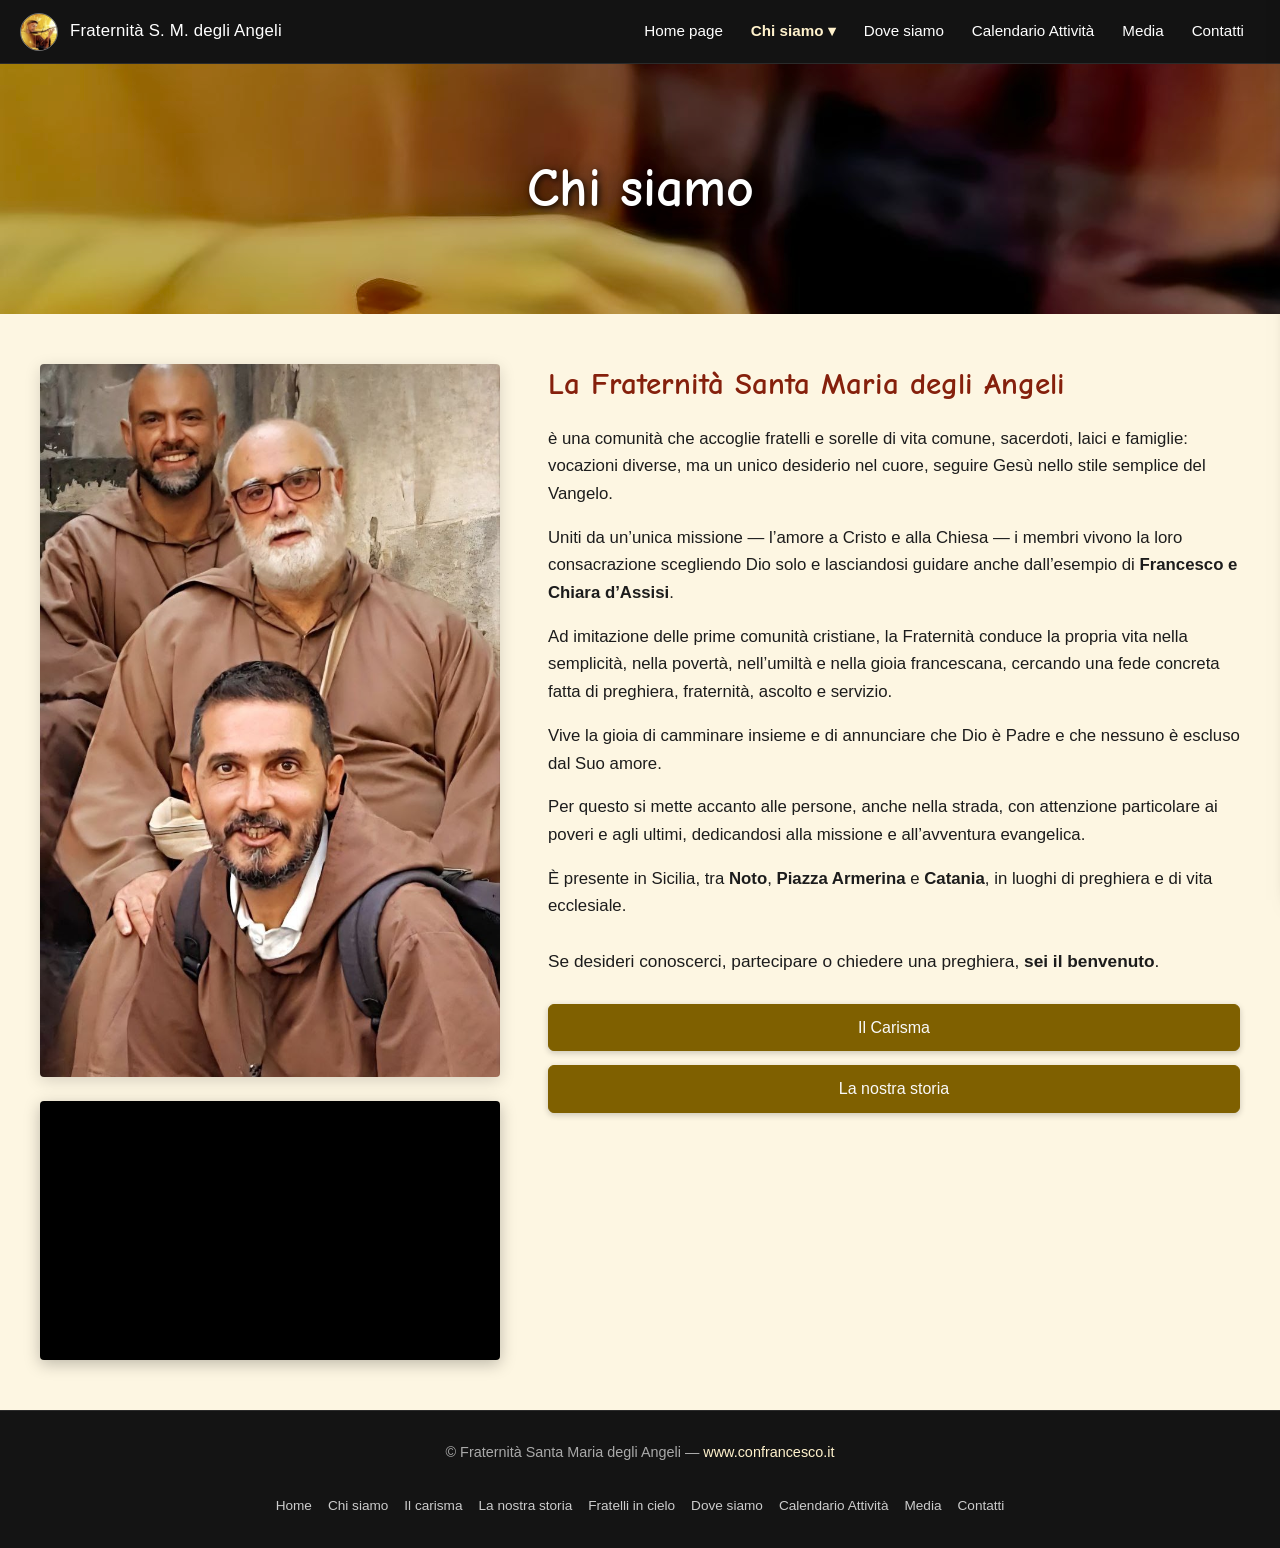
<file: chi-siamo.html>
<!DOCTYPE html>
<html lang="it">
<head>
  <meta charset="UTF-8">
  <meta name="viewport" content="width=device-width, initial-scale=1.0, viewport-fit=cover">
  <meta http-equiv="X-UA-Compatible" content="ie=edge">
  <title>Chi siamo | Fraternità S. M. degli Angeli</title>
  
  <meta name="description" content="Chi siamo: la Fraternità Santa Maria degli Angeli accoglie fratelli e sorelle di vita comune, sacerdoti, laici e famiglie.">
  <meta name="theme-color" content="#1a1a1a">
  
  <link rel="manifest" href="manifest.webmanifest">
  <link rel="icon" type="image/x-icon" href="favicon.ico">
  <link rel="icon" type="image/png" sizes="32x32" href="icons/favicon-32x32.png">
  <link rel="icon" type="image/png" sizes="16x16" href="icons/favicon-16x16.png">
  <link rel="apple-touch-icon" href="icons/apple-touch-icon.png">
  <meta name="apple-mobile-web-app-capable" content="yes">
  <meta name="apple-mobile-web-app-status-bar-style" content="black-translucent">
  <meta name="apple-mobile-web-app-title" content="ConFrancesco">
  
  <link rel="stylesheet" href="assets/css/style.css">
</head>
<body>

  <div id="network-status-bar" class="network-status-bar hidden"></div>

  <div id="pwa-install-banner" class="pwa-install-banner" style="display: none;">
    <div class="pwa-banner-content">
      <img src="icons/icon-96x96.png" alt="San Francesco" class="pwa-banner-icon">
      <div class="pwa-banner-text">
        <h4>Installa l'App di San Francesco</h4>
        <p>Scarica l'app per consultare tutti i contenuti anche offline!</p>
      </div>
    </div>
    <div class="pwa-banner-actions">
      <button class="btn-banner-install" id="btn-banner-install">&#10010; Installa App</button>
      <button class="btn-banner-close" id="btn-banner-close" title="Chiudi">&times;</button>
    </div>
  </div>

  <!-- Header -->
  <header class="site-header">
    <div class="navbar-container">
      <a href="index.html" class="site-brand">
        <img src="icons/icon-96x96.png" alt="San Francesco" class="brand-icon">
        <span class="brand-title">Fraternità S. M. degli Angeli</span>
      </a>

      <nav>
        <ul class="nav-links">
          <li><a href="index.html" class="nav-link">Home page</a></li>
          <li class="dropdown">
            <a href="chi-siamo.html" class="nav-link active">Chi siamo &#9662;</a>
            <ul class="dropdown-menu">
              <li><a href="chi-siamo.html" class="dropdown-item">Chi siamo</a></li>
              <li><a href="chi-siamo-il-carisma.html" class="dropdown-item">Il carisma</a></li>
              <li><a href="chi-siamo-la-nostra-storia.html" class="dropdown-item">La nostra storia</a></li>
              <li><a href="chi-siamo-fratelli-in-cielo.html" class="dropdown-item">Fratelli in cielo</a></li>
            </ul>
          </li>
          <li><a href="dove-siamo.html" class="nav-link">Dove siamo</a></li>
          <li><a href="calendario-attivita.html" class="nav-link">Calendario Attività</a></li>
          <li><a href="media.html" class="nav-link">Media</a></li>
          <li><a href="contatti.html" class="nav-link">Contatti</a></li>
          <li>
            <button class="btn-banner-install" id="nav-install-btn" style="display: none; padding: 6px 12px; margin-left: 8px;">
              &#10010; Installa
            </button>
          </li>
        </ul>
      </nav>

      <button class="hamburger-btn" id="hamburger-btn" aria-label="Menu">&#9776;</button>
    </div>
  </header>

  <div class="drawer-backdrop" id="drawer-backdrop"></div>

  <aside class="mobile-nav-drawer" id="mobile-drawer">
    <div class="mobile-drawer-header">
      <div style="display: flex; align-items: center; gap: 10px;">
        <img src="icons/icon-72x72.png" alt="San Francesco" style="width: 38px; height: 38px; border-radius: 50%;">
        <span style="color: var(--gs-gold); font-family: var(--font-gs-title); font-weight: 700;">ConFrancesco</span>
      </div>
      <button class="drawer-close-btn" id="drawer-close-btn">&times;</button>
    </div>

    <ul class="mobile-nav-list">
      <li><a href="index.html">Home page</a></li>
      <li>
        <a href="chi-siamo.html" class="active">Chi siamo</a>
        <ul class="mobile-sub-list">
          <li><a href="chi-siamo.html" class="active">&bull; Chi siamo</a></li>
          <li><a href="chi-siamo-il-carisma.html">&bull; Il carisma</a></li>
          <li><a href="chi-siamo-la-nostra-storia.html">&bull; La nostra storia</a></li>
          <li><a href="chi-siamo-fratelli-in-cielo.html">&bull; Fratelli in cielo</a></li>
        </ul>
      </li>
      <li><a href="dove-siamo.html">Dove siamo</a></li>
      <li><a href="calendario-attivita.html">Calendario Attività</a></li>
      <li><a href="media.html">Media</a></li>
      <li><a href="contatti.html">Contatti</a></li>
    </ul>

    <div style="margin-top: auto; padding-top: 20px; border-top: 1px solid rgba(255,255,255,0.1);">
      <button class="btn-banner-install" id="install-app-btn" style="width: 100%; justify-content: center; margin-bottom: 12px; text-align: center;">
        &#10010; Installa l'App
      </button>
      <a href="tel:+393291551992" class="gs-btn-green" style="display: block; text-align: center; font-size: 1rem; padding: 10px;">
        &#128222; Chiama Ora
      </a>
    </div>
  </aside>

  <main>
    <!-- Header Banner -->
    <div class="gs-page-header" style="background-image: url('assets/images/chi-siamo_img_02.jpg');">
      <div class="gs-page-header-content">
        <h1 class="gs-page-title">Chi siamo</h1>
      </div>
    </div>

    <!-- Body Section in Google Sites Style -->
    <div class="chi-siamo-body">
      <div class="chi-siamo-grid">
        <!-- Left Column: Photo & Video -->
        <div class="chi-siamo-left">
          <img src="assets/images/chi-siamo_img_01.jpg" alt="I Fratelli della Fraternità Santa Maria degli Angeli" class="chi-siamo-main-photo">
          
          <div class="video-responsive-wrap">
            <iframe 
              src="https://www.youtube.com/embed/W5GzNptIaBM" 
              title="Fraternità Santa Maria degli Angeli" 
              allow="accelerometer; autoplay; clipboard-write; encrypted-media; gyroscope; picture-in-picture" 
              allowfullscreen>
            </iframe>
            <div class="video-offline-fallback" style="display: none;">
              <h4 style="font-family: var(--font-gs-title); color: var(--gs-gold);">&#9658; Video Presentazione</h4>
              <p style="font-size: 0.85rem;">Sei in modalità offline. Il video sarà riproducibile non appena connesso a internet.</p>
              <a href="https://youtu.be/W5GzNptIaBM" target="_blank" rel="noopener" class="gs-btn-olive" style="font-size: 0.85rem; padding: 6px 16px;">
                Guarda su YouTube
              </a>
            </div>
          </div>
        </div>

        <!-- Right Column: Text & Buttons -->
        <div class="chi-siamo-right">
          <h2 class="chi-siamo-title">La Fraternità Santa Maria degli Angeli</h2>
          
          <p class="chi-siamo-text">
            è una comunità che accoglie fratelli e sorelle di vita comune, sacerdoti, laici e famiglie: vocazioni diverse, ma un unico desiderio nel cuore, seguire Gesù nello stile semplice del Vangelo.
          </p>
          <p class="chi-siamo-text">
            Uniti da un’unica missione &mdash; l’amore a Cristo e alla Chiesa &mdash; i membri vivono la loro consacrazione scegliendo Dio solo e lasciandosi guidare anche dall’esempio di <strong>Francesco e Chiara d’Assisi</strong>.
          </p>
          <p class="chi-siamo-text">
            Ad imitazione delle prime comunità cristiane, la Fraternità conduce la propria vita nella semplicità, nella povertà, nell’umiltà e nella gioia francescana, cercando una fede concreta fatta di preghiera, fraternità, ascolto e servizio.
          </p>
          <p class="chi-siamo-text">
            Vive la gioia di camminare insieme e di annunciare che Dio è Padre e che nessuno è escluso dal Suo amore.
          </p>
          <p class="chi-siamo-text">
            Per questo si mette accanto alle persone, anche nella strada, con attenzione particolare ai poveri e agli ultimi, dedicandosi alla missione e all’avventura evangelica.
          </p>
          <p class="chi-siamo-text">
            È presente in Sicilia, tra <strong>Noto</strong>, <strong>Piazza Armerina</strong> e <strong>Catania</strong>, in luoghi di preghiera e di vita ecclesiale.
          </p>

          <p class="chi-siamo-welcome">
            Se desideri conoscerci, partecipare o chiedere una preghiera, <strong>sei il benvenuto</strong>.
          </p>

          <div class="chi-siamo-buttons">
            <a href="chi-siamo-il-carisma.html" class="gs-btn-olive">Il Carisma</a>
            <a href="chi-siamo-la-nostra-storia.html" class="gs-btn-olive">La nostra storia</a>
          </div>
        </div>
      </div>
    </div>
  </main>

  <footer class="site-footer">
    <div class="footer-container">
      <p class="footer-text">
        &copy; Fraternità Santa Maria degli Angeli &mdash; <a href="http://www.confrancesco.it" target="_blank" rel="noopener" style="color: var(--gs-gold);">www.confrancesco.it</a>
      </p>
      <ul class="footer-links">
        <li><a href="index.html">Home</a></li>
        <li><a href="chi-siamo.html">Chi siamo</a></li>
        <li><a href="chi-siamo-il-carisma.html">Il carisma</a></li>
        <li><a href="chi-siamo-la-nostra-storia.html">La nostra storia</a></li>
        <li><a href="chi-siamo-fratelli-in-cielo.html">Fratelli in cielo</a></li>
        <li><a href="dove-siamo.html">Dove siamo</a></li>
        <li><a href="calendario-attivita.html">Calendario Attività</a></li>
        <li><a href="media.html">Media</a></li>
        <li><a href="contatti.html">Contatti</a></li>
      </ul>
    </div>
  </footer>

  <script src="assets/js/app.js"></script>
</body>
</html>
</file>
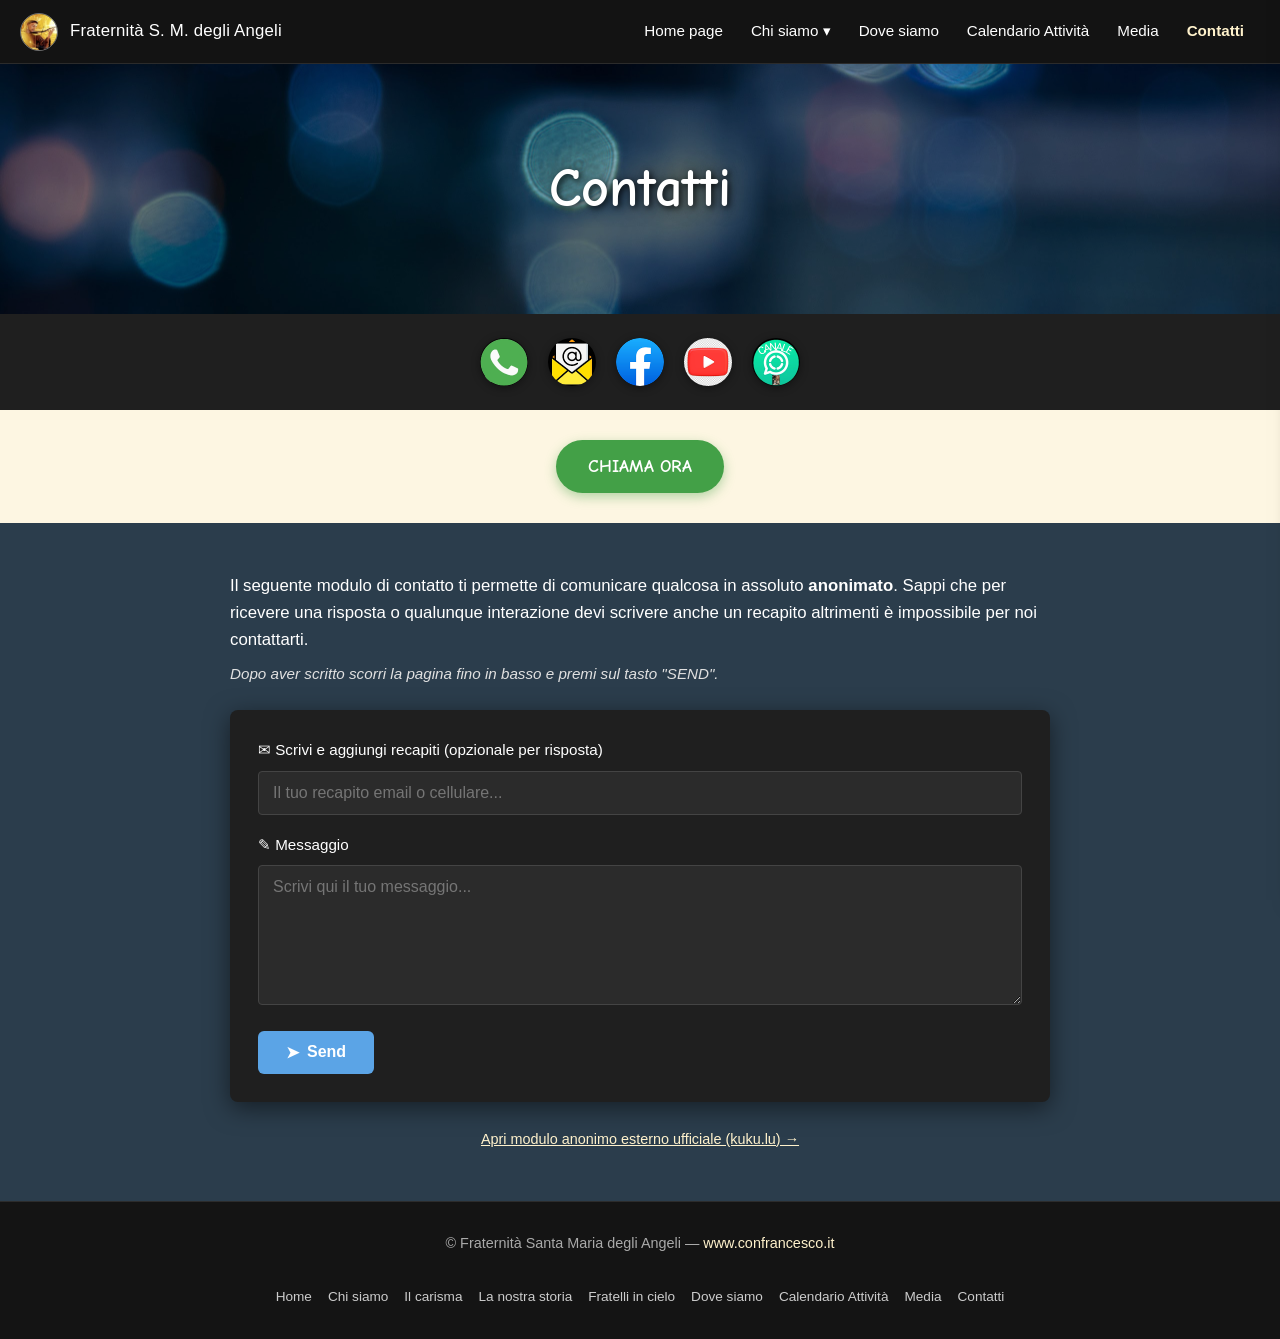
<file: contatti.html>
<!DOCTYPE html>
<html lang="it">
<head>
  <meta charset="UTF-8">
  <meta name="viewport" content="width=device-width, initial-scale=1.0, viewport-fit=cover">
  <meta http-equiv="X-UA-Compatible" content="ie=edge">
  <title>Contatti | Fraternità S. M. degli Angeli</title>
  
  <meta name="description" content="Contatti della Fraternità Santa Maria degli Angeli: recapito telefonico, email, canali social e modulo anonimo.">
  <meta name="theme-color" content="#1a1a1a">
  
  <link rel="manifest" href="manifest.webmanifest">
  <link rel="icon" type="image/x-icon" href="favicon.ico">
  <link rel="icon" type="image/png" sizes="32x32" href="icons/favicon-32x32.png">
  <link rel="icon" type="image/png" sizes="16x16" href="icons/favicon-16x16.png">
  <link rel="apple-touch-icon" href="icons/apple-touch-icon.png">
  <meta name="apple-mobile-web-app-capable" content="yes">
  <meta name="apple-mobile-web-app-status-bar-style" content="black-translucent">
  <meta name="apple-mobile-web-app-title" content="ConFrancesco">
  
  <link rel="stylesheet" href="assets/css/style.css">
</head>
<body>

  <div id="network-status-bar" class="network-status-bar hidden"></div>

  <div id="pwa-install-banner" class="pwa-install-banner" style="display: none;">
    <div class="pwa-banner-content">
      <img src="icons/icon-96x96.png" alt="San Francesco" class="pwa-banner-icon">
      <div class="pwa-banner-text">
        <h4>Installa l'App di San Francesco</h4>
        <p>Scarica l'app per consultare tutti i contenuti anche offline!</p>
      </div>
    </div>
    <div class="pwa-banner-actions">
      <button class="btn-banner-install" id="btn-banner-install">&#10010; Installa App</button>
      <button class="btn-banner-close" id="btn-banner-close" title="Chiudi">&times;</button>
    </div>
  </div>

  <!-- Header -->
  <header class="site-header">
    <div class="navbar-container">
      <a href="index.html" class="site-brand">
        <img src="icons/icon-96x96.png" alt="San Francesco" class="brand-icon">
        <span class="brand-title">Fraternità S. M. degli Angeli</span>
      </a>

      <nav>
        <ul class="nav-links">
          <li><a href="index.html" class="nav-link">Home page</a></li>
          <li class="dropdown">
            <a href="chi-siamo.html" class="nav-link">Chi siamo &#9662;</a>
            <ul class="dropdown-menu">
              <li><a href="chi-siamo.html" class="dropdown-item">Chi siamo</a></li>
              <li><a href="chi-siamo-il-carisma.html" class="dropdown-item">Il carisma</a></li>
              <li><a href="chi-siamo-la-nostra-storia.html" class="dropdown-item">La nostra storia</a></li>
              <li><a href="chi-siamo-fratelli-in-cielo.html" class="dropdown-item">Fratelli in cielo</a></li>
            </ul>
          </li>
          <li><a href="dove-siamo.html" class="nav-link">Dove siamo</a></li>
          <li><a href="calendario-attivita.html" class="nav-link">Calendario Attività</a></li>
          <li><a href="media.html" class="nav-link">Media</a></li>
          <li><a href="contatti.html" class="nav-link active">Contatti</a></li>
          <li>
            <button class="btn-banner-install" id="nav-install-btn" style="display: none; padding: 6px 12px; margin-left: 8px;">
              &#10010; Installa
            </button>
          </li>
        </ul>
      </nav>

      <button class="hamburger-btn" id="hamburger-btn" aria-label="Menu">&#9776;</button>
    </div>
  </header>

  <div class="drawer-backdrop" id="drawer-backdrop"></div>

  <aside class="mobile-nav-drawer" id="mobile-drawer">
    <div class="mobile-drawer-header">
      <div style="display: flex; align-items: center; gap: 10px;">
        <img src="icons/icon-72x72.png" alt="San Francesco" style="width: 38px; height: 38px; border-radius: 50%;">
        <span style="color: var(--gs-gold); font-family: var(--font-gs-title); font-weight: 700;">ConFrancesco</span>
      </div>
      <button class="drawer-close-btn" id="drawer-close-btn">&times;</button>
    </div>

    <ul class="mobile-nav-list">
      <li><a href="index.html">Home page</a></li>
      <li>
        <a href="chi-siamo.html">Chi siamo</a>
        <ul class="mobile-sub-list">
          <li><a href="chi-siamo.html">&bull; Chi siamo</a></li>
          <li><a href="chi-siamo-il-carisma.html">&bull; Il carisma</a></li>
          <li><a href="chi-siamo-la-nostra-storia.html">&bull; La nostra storia</a></li>
          <li><a href="chi-siamo-fratelli-in-cielo.html">&bull; Fratelli in cielo</a></li>
        </ul>
      </li>
      <li><a href="dove-siamo.html">Dove siamo</a></li>
      <li><a href="calendario-attivita.html">Calendario Attività</a></li>
      <li><a href="media.html">Media</a></li>
      <li><a href="contatti.html" class="active">Contatti</a></li>
    </ul>

    <div style="margin-top: auto; padding-top: 20px; border-top: 1px solid rgba(255,255,255,0.1);">
      <button class="btn-banner-install" id="install-app-btn" style="width: 100%; justify-content: center; margin-bottom: 12px; text-align: center;">
        &#10010; Installa l'App
      </button>
      <a href="tel:+393291551992" class="gs-btn-green" style="display: block; text-align: center; font-size: 1rem; padding: 10px;">
        &#128222; Chiama Ora
      </a>
    </div>
  </aside>

  <main>
    <!-- Header Banner (Blue bokeh city lights) -->
    <div class="gs-page-header" style="background-image: url('assets/images/contatti_img_06.jpg');">
      <div class="gs-page-header-content">
        <h1 class="gs-page-title">Contatti</h1>
      </div>
    </div>

    <!-- Strip 1: Social Icons Bar (Dark) -->
    <section class="contatti-social-strip">
      <!-- WhatsApp -->
      <a href="https://wa.me/393291551992" target="_blank" rel="noopener" class="social-icon-btn" title="WhatsApp (+39 329 155 1992)">
        <img src="assets/images/contatti_img_01.jpg" alt="WhatsApp">
      </a>
      <!-- Email -->
      <a href="mailto:fraternitangeli@gmail.com" class="social-icon-btn" title="Email (fraternitangeli@gmail.com)">
        <img src="assets/images/contatti_img_02.jpg" alt="Email">
      </a>
      <!-- Facebook -->
      <a href="https://www.facebook.com/fraternitasantamariadegliangeli" target="_blank" rel="noopener" class="social-icon-btn" title="Facebook">
        <img src="assets/images/contatti_img_03.jpg" alt="Facebook">
      </a>
      <!-- YouTube -->
      <a href="https://youtube.com/@fraternitasantamariadeglia6201?si=ktPKR-6ClR02o8w5" target="_blank" rel="noopener" class="social-icon-btn" title="YouTube">
        <img src="assets/images/contatti_img_04.jpg" alt="YouTube">
      </a>
      <!-- Canale WhatsApp -->
      <a href="https://whatsapp.com/channel/0029VaF4mH62kNFoJjVzLq37" target="_blank" rel="noopener" class="social-icon-btn" title="Canale WhatsApp">
        <img src="assets/images/contatti_img_05.jpg" alt="Canale WhatsApp">
      </a>
    </section>

    <!-- Strip 2: Chiama Ora Strip (Cream) -->
    <section class="contatti-call-strip">
      <a href="tel:+393291551992" class="gs-btn-green">
        CHIAMA ORA
      </a>
    </section>

    <!-- Strip 3: Anonymous Contact Form (Dark blue-slate) -->
    <section class="contatti-form-strip">
      <div class="contatti-form-container">
        <p class="contatti-form-desc">
          Il seguente modulo di contatto ti permette di comunicare qualcosa in assoluto <strong>anonimato</strong>. Sappi che per ricevere una risposta o qualunque interazione devi scrivere anche un recapito altrimenti è impossibile per noi contattarti.
        </p>
        <p class="contatti-form-sub">
          Dopo aver scritto scorri la pagina fino in basso e premi sul tasto "SEND".
        </p>

        <!-- Direct & Fallback Form -->
        <div class="contatti-form-card">
          <form id="contact-form" action="mailto:fraternitangeli@gmail.com" method="post" enctype="text/plain">
            <div class="form-field">
              <label class="form-label" for="contact-recapito">&#9993; Scrivi e aggiungi recapiti (opzionale per risposta)</label>
              <input type="text" id="contact-recapito" name="recapito" class="form-input" placeholder="Il tuo recapito email o cellulare...">
            </div>

            <div class="form-field">
              <label class="form-label" for="contact-message">&#9998; Messaggio</label>
              <textarea id="contact-message" name="messaggio" class="form-textarea" placeholder="Scrivi qui il tuo messaggio..."></textarea>
            </div>

            <button type="submit" class="form-submit-btn">
              <span>&#10148;</span> Send
            </button>
          </form>
        </div>

        <!-- External Web Form Link -->
        <div style="text-align: center; margin-top: 24px;">
          <a href="https://m.kuku.lu/f.php?2affb371b0" target="_blank" rel="noopener" style="color: var(--gs-gold); font-size: 0.9rem; text-decoration: underline;">
            Apri modulo anonimo esterno ufficiale (kuku.lu) &rarr;
          </a>
        </div>
      </div>
    </section>
  </main>

  <footer class="site-footer">
    <div class="footer-container">
      <p class="footer-text">
        &copy; Fraternità Santa Maria degli Angeli &mdash; <a href="http://www.confrancesco.it" target="_blank" rel="noopener" style="color: var(--gs-gold);">www.confrancesco.it</a>
      </p>
      <ul class="footer-links">
        <li><a href="index.html">Home</a></li>
        <li><a href="chi-siamo.html">Chi siamo</a></li>
        <li><a href="chi-siamo-il-carisma.html">Il carisma</a></li>
        <li><a href="chi-siamo-la-nostra-storia.html">La nostra storia</a></li>
        <li><a href="chi-siamo-fratelli-in-cielo.html">Fratelli in cielo</a></li>
        <li><a href="dove-siamo.html">Dove siamo</a></li>
        <li><a href="calendario-attivita.html">Calendario Attività</a></li>
        <li><a href="media.html">Media</a></li>
        <li><a href="contatti.html">Contatti</a></li>
      </ul>
    </div>
  </footer>

  <script src="assets/js/app.js"></script>
</body>
</html>
</file>
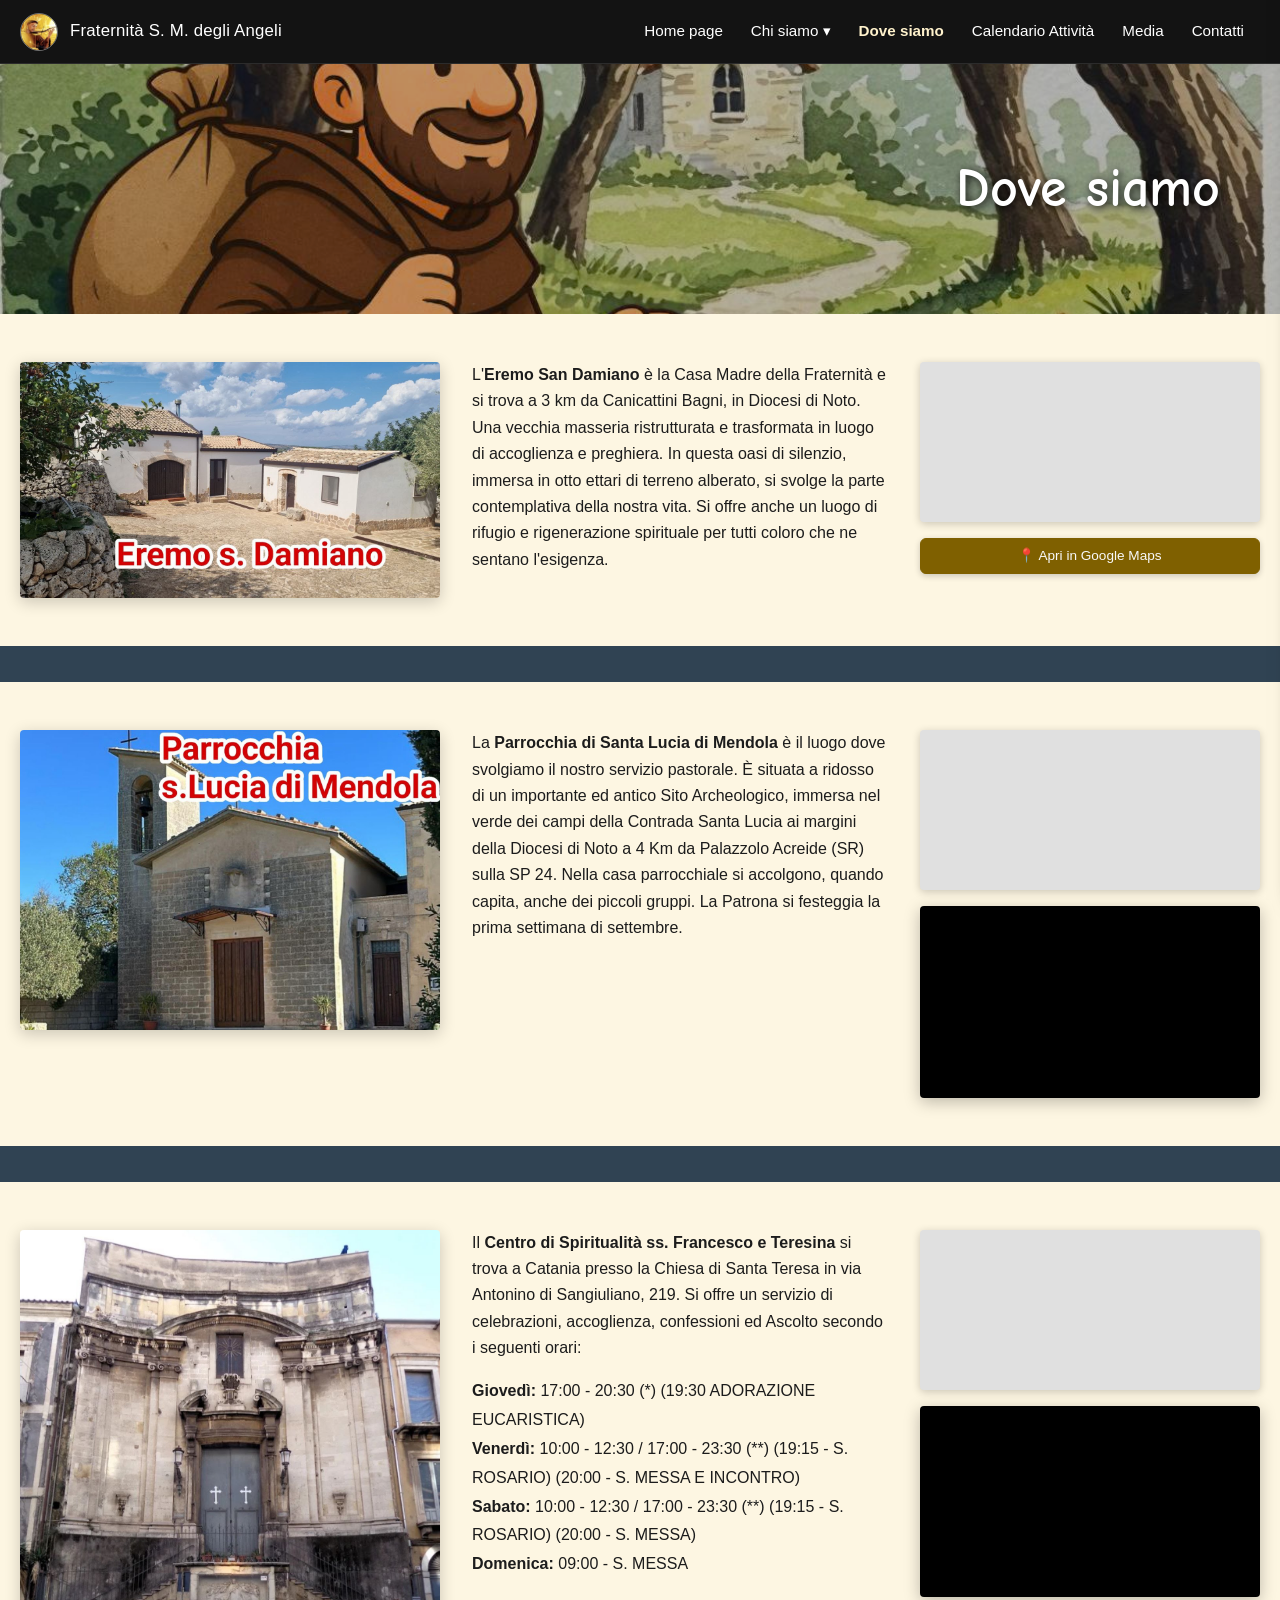
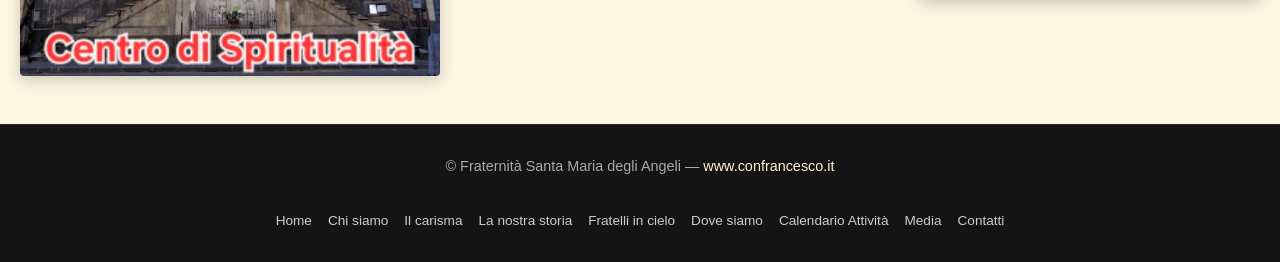
<file: dove-siamo.html>
<!DOCTYPE html>
<html lang="it">
<head>
  <meta charset="UTF-8">
  <meta name="viewport" content="width=device-width, initial-scale=1.0, viewport-fit=cover">
  <meta http-equiv="X-UA-Compatible" content="ie=edge">
  <title>Dove siamo | Fraternità S. M. degli Angeli</title>
  
  <meta name="description" content="Dove siamo: Noto (Eremo San Damiano e Parrocchia S. Lucia di Mendola), Piazza Armerina e Catania (Chiesa Santa Teresa).">
  <meta name="theme-color" content="#1a1a1a">
  
  <link rel="manifest" href="manifest.webmanifest">
  <link rel="icon" type="image/x-icon" href="favicon.ico">
  <link rel="icon" type="image/png" sizes="32x32" href="icons/favicon-32x32.png">
  <link rel="icon" type="image/png" sizes="16x16" href="icons/favicon-16x16.png">
  <link rel="apple-touch-icon" href="icons/apple-touch-icon.png">
  <meta name="apple-mobile-web-app-capable" content="yes">
  <meta name="apple-mobile-web-app-status-bar-style" content="black-translucent">
  <meta name="apple-mobile-web-app-title" content="ConFrancesco">
  
  <link rel="stylesheet" href="assets/css/style.css">
</head>
<body>

  <div id="network-status-bar" class="network-status-bar hidden"></div>

  <div id="pwa-install-banner" class="pwa-install-banner" style="display: none;">
    <div class="pwa-banner-content">
      <img src="icons/icon-96x96.png" alt="San Francesco" class="pwa-banner-icon">
      <div class="pwa-banner-text">
        <h4>Installa l'App di San Francesco</h4>
        <p>Scarica l'app per consultare tutti i contenuti anche offline!</p>
      </div>
    </div>
    <div class="pwa-banner-actions">
      <button class="btn-banner-install" id="btn-banner-install">&#10010; Installa App</button>
      <button class="btn-banner-close" id="btn-banner-close" title="Chiudi">&times;</button>
    </div>
  </div>

  <!-- Header -->
  <header class="site-header">
    <div class="navbar-container">
      <a href="index.html" class="site-brand">
        <img src="icons/icon-96x96.png" alt="San Francesco" class="brand-icon">
        <span class="brand-title">Fraternità S. M. degli Angeli</span>
      </a>

      <nav>
        <ul class="nav-links">
          <li><a href="index.html" class="nav-link">Home page</a></li>
          <li class="dropdown">
            <a href="chi-siamo.html" class="nav-link">Chi siamo &#9662;</a>
            <ul class="dropdown-menu">
              <li><a href="chi-siamo.html" class="dropdown-item">Chi siamo</a></li>
              <li><a href="chi-siamo-il-carisma.html" class="dropdown-item">Il carisma</a></li>
              <li><a href="chi-siamo-la-nostra-storia.html" class="dropdown-item">La nostra storia</a></li>
              <li><a href="chi-siamo-fratelli-in-cielo.html" class="dropdown-item">Fratelli in cielo</a></li>
            </ul>
          </li>
          <li><a href="dove-siamo.html" class="nav-link active">Dove siamo</a></li>
          <li><a href="calendario-attivita.html" class="nav-link">Calendario Attività</a></li>
          <li><a href="media.html" class="nav-link">Media</a></li>
          <li><a href="contatti.html" class="nav-link">Contatti</a></li>
          <li>
            <button class="btn-banner-install" id="nav-install-btn" style="display: none; padding: 6px 12px; margin-left: 8px;">
              &#10010; Installa
            </button>
          </li>
        </ul>
      </nav>

      <button class="hamburger-btn" id="hamburger-btn" aria-label="Menu">&#9776;</button>
    </div>
  </header>

  <div class="drawer-backdrop" id="drawer-backdrop"></div>

  <aside class="mobile-nav-drawer" id="mobile-drawer">
    <div class="mobile-drawer-header">
      <div style="display: flex; align-items: center; gap: 10px;">
        <img src="icons/icon-72x72.png" alt="San Francesco" style="width: 38px; height: 38px; border-radius: 50%;">
        <span style="color: var(--gs-gold); font-family: var(--font-gs-title); font-weight: 700;">ConFrancesco</span>
      </div>
      <button class="drawer-close-btn" id="drawer-close-btn">&times;</button>
    </div>

    <ul class="mobile-nav-list">
      <li><a href="index.html">Home page</a></li>
      <li>
        <a href="chi-siamo.html">Chi siamo</a>
        <ul class="mobile-sub-list">
          <li><a href="chi-siamo.html">&bull; Chi siamo</a></li>
          <li><a href="chi-siamo-il-carisma.html">&bull; Il carisma</a></li>
          <li><a href="chi-siamo-la-nostra-storia.html">&bull; La nostra storia</a></li>
          <li><a href="chi-siamo-fratelli-in-cielo.html">&bull; Fratelli in cielo</a></li>
        </ul>
      </li>
      <li><a href="dove-siamo.html" class="active">Dove siamo</a></li>
      <li><a href="calendario-attivita.html">Calendario Attività</a></li>
      <li><a href="media.html">Media</a></li>
      <li><a href="contatti.html">Contatti</a></li>
    </ul>

    <div style="margin-top: auto; padding-top: 20px; border-top: 1px solid rgba(255,255,255,0.1);">
      <button class="btn-banner-install" id="install-app-btn" style="width: 100%; justify-content: center; margin-bottom: 12px; text-align: center;">
        &#10010; Installa l'App
      </button>
      <a href="tel:+393291551992" class="gs-btn-green" style="display: block; text-align: center; font-size: 1rem; padding: 10px;">
        &#128222; Chiama Ora
      </a>
    </div>
  </aside>

  <main>
    <!-- Header Banner (Cartoon San Francesco with sack) -->
    <div class="gs-page-header" style="background-image: url('assets/images/dove-siamo_img_04.jpg'); justify-content: flex-end; padding-right: 60px;">
      <div class="gs-page-header-content">
        <h1 class="gs-page-title" style="text-shadow: 2px 2px 8px rgba(0,0,0,0.9);">Dove siamo</h1>
      </div>
    </div>

    <!-- Venue 1: Eremo San Damiano -->
    <section class="dove-siamo-section">
      <div class="dove-siamo-container">
        <!-- Col 1: Venue Image -->
        <div class="dove-venue-img-wrap">
          <img src="assets/images/dove-siamo_img_01.jpg" alt="Eremo San Damiano" loading="eager">
        </div>

        <!-- Col 2: Text Description -->
        <div class="dove-venue-text">
          <p>
            L'<strong>Eremo San Damiano</strong> è la Casa Madre della Fraternità e si trova a 3 km da Canicattini Bagni, in Diocesi di Noto. Una vecchia masseria ristrutturata e trasformata in luogo di accoglienza e preghiera. In questa oasi di silenzio, immersa in otto ettari di terreno alberato, si svolge la parte contemplativa della nostra vita. Si offre anche un luogo di rifugio e rigenerazione spirituale per tutti coloro che ne sentano l'esigenza.
          </p>
        </div>

        <!-- Col 3: Map -->
        <div class="dove-venue-media">
          <div class="map-wrap">
            <iframe 
              src="https://maps.google.com/maps?q=Eremo+San+Damiano+Canicattini+Bagni&t=&z=14&ie=UTF8&iwloc=&output=embed"
              title="Mappa Eremo San Damiano"
              loading="lazy">
            </iframe>
          </div>
          <a href="https://maps.google.com/?q=Eremo+San+Damiano+Canicattini+Bagni" target="_blank" rel="noopener" class="gs-btn-olive" style="font-size: 0.85rem; padding: 6px 12px; text-align: center;">
            &#128205; Apri in Google Maps
          </a>
        </div>
      </div>
    </section>

    <!-- Divider Slate Band -->
    <div class="dove-siamo-divider"></div>

    <!-- Venue 2: Parrocchia S. Lucia di Mendola -->
    <section class="dove-siamo-section">
      <div class="dove-siamo-container">
        <!-- Col 1: Venue Image -->
        <div class="dove-venue-img-wrap">
          <img src="assets/images/dove-siamo_img_02.jpg" alt="Parrocchia S. Lucia di Mendola" loading="lazy">
        </div>

        <!-- Col 2: Text Description -->
        <div class="dove-venue-text">
          <p>
            La <strong>Parrocchia di Santa Lucia di Mendola</strong> è il luogo dove svolgiamo il nostro servizio pastorale. È situata a ridosso di un importante ed antico Sito Archeologico, immersa nel verde dei campi della Contrada Santa Lucia ai margini della Diocesi di Noto a 4 Km da Palazzolo Acreide (SR) sulla SP 24. Nella casa parrocchiale si accolgono, quando capita, anche dei piccoli gruppi. La Patrona si festeggia la prima settimana di settembre.
          </p>
        </div>

        <!-- Col 3: Map & Video -->
        <div class="dove-venue-media">
          <div class="map-wrap">
            <iframe 
              src="https://maps.google.com/maps?q=Santa+Lucia+di+Mendola+Palazzolo+Acreide&t=&z=14&ie=UTF8&iwloc=&output=embed"
              title="Mappa Santa Lucia di Mendola"
              loading="lazy">
            </iframe>
          </div>
          
          <div class="video-responsive-wrap" style="padding-bottom: 56.25%;">
            <iframe 
              src="https://www.youtube.com/embed/n0eJb9TfLps" 
              title="Santa Lucia fabio iaci" 
              allow="accelerometer; autoplay; clipboard-write; encrypted-media; gyroscope; picture-in-picture" 
              allowfullscreen>
            </iframe>
          </div>
        </div>
      </div>
    </section>

    <!-- Divider Slate Band -->
    <div class="dove-siamo-divider"></div>

    <!-- Venue 3: Catania -->
    <section class="dove-siamo-section">
      <div class="dove-siamo-container">
        <!-- Col 1: Venue Image -->
        <div class="dove-venue-img-wrap">
          <img src="assets/images/dove-siamo_img_03.jpg" alt="Chiesa di Santa Teresa Catania" loading="lazy">
        </div>

        <!-- Col 2: Text Description & Schedule -->
        <div class="dove-venue-text">
          <p>
            Il <strong>Centro di Spiritualità ss. Francesco e Teresina</strong> si trova a Catania presso la Chiesa di Santa Teresa in via Antonino di Sangiuliano, 219. Si offre un servizio di celebrazioni, accoglienza, confessioni ed Ascolto secondo i seguenti orari:
          </p>
          <p style="margin-top: 12px; line-height: 1.8;">
            <strong>Giovedì:</strong> 17:00 - 20:30 (*) (19:30 ADORAZIONE EUCARISTICA)<br>
            <strong>Venerdì:</strong> 10:00 - 12:30 / 17:00 - 23:30 (**) (19:15 - S. ROSARIO) (20:00 - S. MESSA E INCONTRO)<br>
            <strong>Sabato:</strong> 10:00 - 12:30 / 17:00 - 23:30 (**) (19:15 - S. ROSARIO) (20:00 - S. MESSA)<br>
            <strong>Domenica:</strong> 09:00 - S. MESSA
          </p>
        </div>

        <!-- Col 3: Map & Video -->
        <div class="dove-venue-media">
          <div class="map-wrap">
            <iframe 
              src="https://maps.google.com/maps?q=Via+Antonino+di+Sangiuliano+219+Catania&t=&z=15&ie=UTF8&iwloc=&output=embed"
              title="Mappa Catania Chiesa Santa Teresa"
              loading="lazy">
            </iframe>
          </div>

          <div class="video-responsive-wrap" style="padding-bottom: 56.25%;">
            <iframe 
              src="https://www.youtube.com/embed/L1Y8n7gDfgY" 
              title="5 Novembre fr. Bernardo" 
              allow="accelerometer; autoplay; clipboard-write; encrypted-media; gyroscope; picture-in-picture" 
              allowfullscreen>
            </iframe>
          </div>
        </div>
      </div>
    </section>
  </main>

  <footer class="site-footer">
    <div class="footer-container">
      <p class="footer-text">
        &copy; Fraternità Santa Maria degli Angeli &mdash; <a href="http://www.confrancesco.it" target="_blank" rel="noopener" style="color: var(--gs-gold);">www.confrancesco.it</a>
      </p>
      <ul class="footer-links">
        <li><a href="index.html">Home</a></li>
        <li><a href="chi-siamo.html">Chi siamo</a></li>
        <li><a href="chi-siamo-il-carisma.html">Il carisma</a></li>
        <li><a href="chi-siamo-la-nostra-storia.html">La nostra storia</a></li>
        <li><a href="chi-siamo-fratelli-in-cielo.html">Fratelli in cielo</a></li>
        <li><a href="dove-siamo.html">Dove siamo</a></li>
        <li><a href="calendario-attivita.html">Calendario Attività</a></li>
        <li><a href="media.html">Media</a></li>
        <li><a href="contatti.html">Contatti</a></li>
      </ul>
    </div>
  </footer>

  <script src="assets/js/app.js"></script>
</body>
</html>
</file>
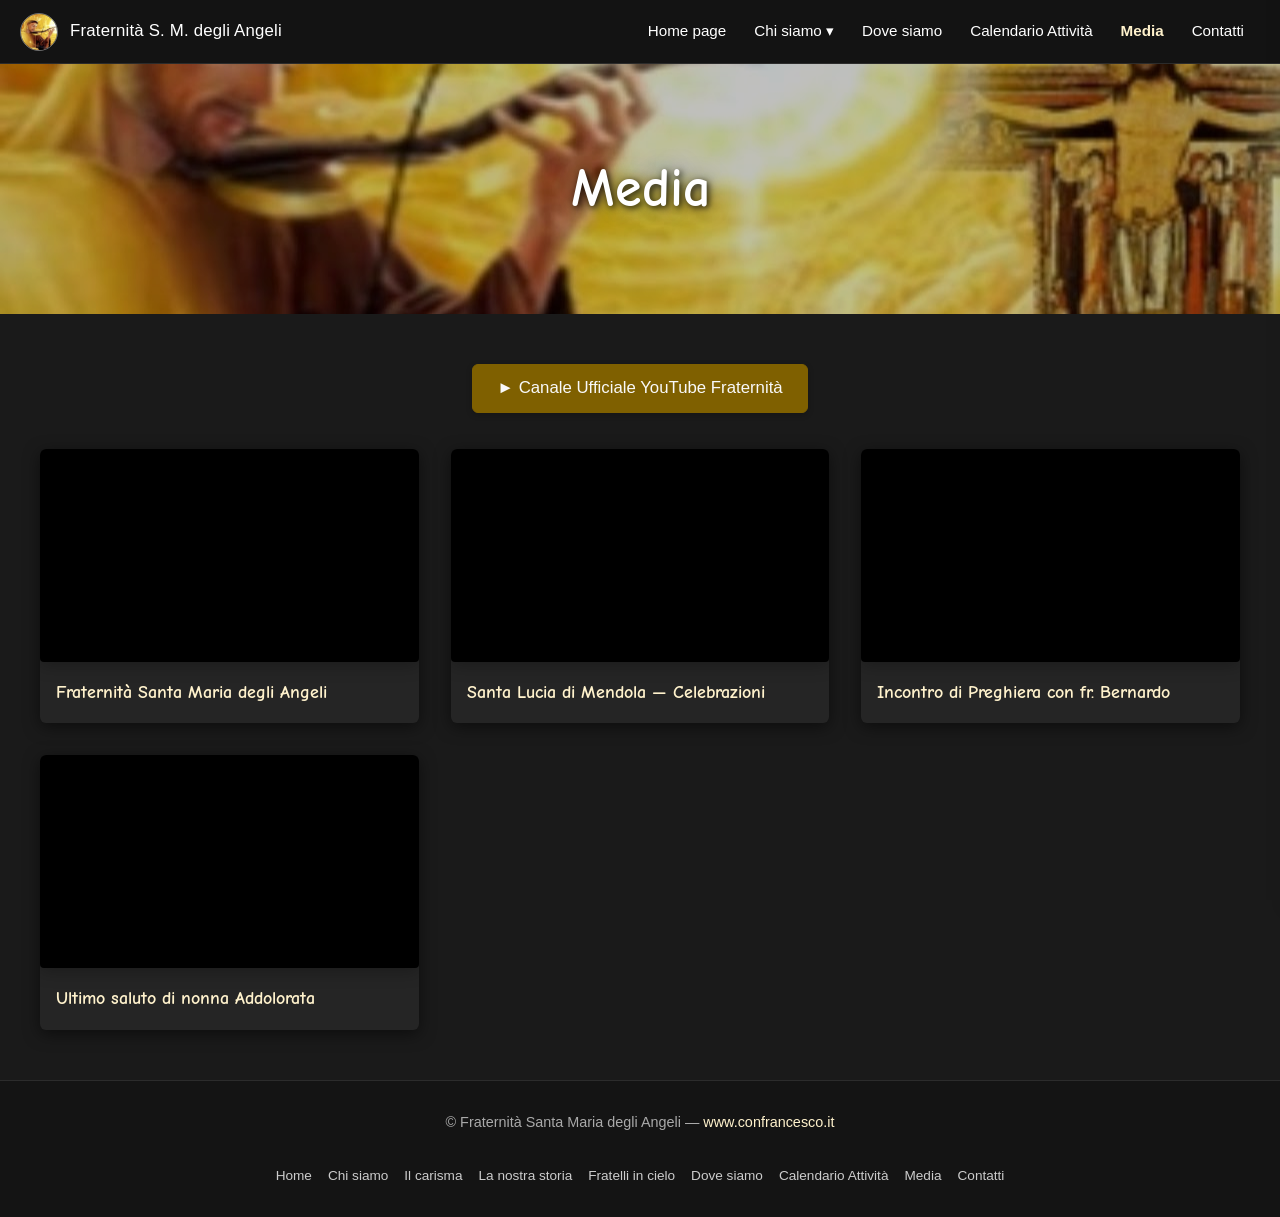
<file: media.html>
<!DOCTYPE html>
<html lang="it">
<head>
  <meta charset="UTF-8">
  <meta name="viewport" content="width=device-width, initial-scale=1.0, viewport-fit=cover">
  <meta http-equiv="X-UA-Compatible" content="ie=edge">
  <title>Media | Fraternità S. M. degli Angeli</title>
  
  <meta name="description" content="Media e video della Fraternità Santa Maria degli Angeli: omelie, testimonianze, canti e presentazioni.">
  <meta name="theme-color" content="#1a1a1a">
  
  <link rel="manifest" href="manifest.webmanifest">
  <link rel="icon" type="image/x-icon" href="favicon.ico">
  <link rel="icon" type="image/png" sizes="32x32" href="icons/favicon-32x32.png">
  <link rel="icon" type="image/png" sizes="16x16" href="icons/favicon-16x16.png">
  <link rel="apple-touch-icon" href="icons/apple-touch-icon.png">
  <meta name="apple-mobile-web-app-capable" content="yes">
  <meta name="apple-mobile-web-app-status-bar-style" content="black-translucent">
  <meta name="apple-mobile-web-app-title" content="ConFrancesco">
  
  <link rel="stylesheet" href="assets/css/style.css">
</head>
<body>

  <div id="network-status-bar" class="network-status-bar hidden"></div>

  <div id="pwa-install-banner" class="pwa-install-banner" style="display: none;">
    <div class="pwa-banner-content">
      <img src="icons/icon-96x96.png" alt="San Francesco" class="pwa-banner-icon">
      <div class="pwa-banner-text">
        <h4>Installa l'App di San Francesco</h4>
        <p>Scarica l'app per consultare tutti i contenuti anche offline!</p>
      </div>
    </div>
    <div class="pwa-banner-actions">
      <button class="btn-banner-install" id="btn-banner-install">&#10010; Installa App</button>
      <button class="btn-banner-close" id="btn-banner-close" title="Chiudi">&times;</button>
    </div>
  </div>

  <!-- Header -->
  <header class="site-header">
    <div class="navbar-container">
      <a href="index.html" class="site-brand">
        <img src="icons/icon-96x96.png" alt="San Francesco" class="brand-icon">
        <span class="brand-title">Fraternità S. M. degli Angeli</span>
      </a>

      <nav>
        <ul class="nav-links">
          <li><a href="index.html" class="nav-link">Home page</a></li>
          <li class="dropdown">
            <a href="chi-siamo.html" class="nav-link">Chi siamo &#9662;</a>
            <ul class="dropdown-menu">
              <li><a href="chi-siamo.html" class="dropdown-item">Chi siamo</a></li>
              <li><a href="chi-siamo-il-carisma.html" class="dropdown-item">Il carisma</a></li>
              <li><a href="chi-siamo-la-nostra-storia.html" class="dropdown-item">La nostra storia</a></li>
              <li><a href="chi-siamo-fratelli-in-cielo.html" class="dropdown-item">Fratelli in cielo</a></li>
            </ul>
          </li>
          <li><a href="dove-siamo.html" class="nav-link">Dove siamo</a></li>
          <li><a href="calendario-attivita.html" class="nav-link">Calendario Attività</a></li>
          <li><a href="media.html" class="nav-link active">Media</a></li>
          <li><a href="contatti.html" class="nav-link">Contatti</a></li>
          <li>
            <button class="btn-banner-install" id="nav-install-btn" style="display: none; padding: 6px 12px; margin-left: 8px;">
              &#10010; Installa
            </button>
          </li>
        </ul>
      </nav>

      <button class="hamburger-btn" id="hamburger-btn" aria-label="Menu">&#9776;</button>
    </div>
  </header>

  <div class="drawer-backdrop" id="drawer-backdrop"></div>

  <aside class="mobile-nav-drawer" id="mobile-drawer">
    <div class="mobile-drawer-header">
      <div style="display: flex; align-items: center; gap: 10px;">
        <img src="icons/icon-72x72.png" alt="San Francesco" style="width: 38px; height: 38px; border-radius: 50%;">
        <span style="color: var(--gs-gold); font-family: var(--font-gs-title); font-weight: 700;">ConFrancesco</span>
      </div>
      <button class="drawer-close-btn" id="drawer-close-btn">&times;</button>
    </div>

    <ul class="mobile-nav-list">
      <li><a href="index.html">Home page</a></li>
      <li>
        <a href="chi-siamo.html">Chi siamo</a>
        <ul class="mobile-sub-list">
          <li><a href="chi-siamo.html">&bull; Chi siamo</a></li>
          <li><a href="chi-siamo-il-carisma.html">&bull; Il carisma</a></li>
          <li><a href="chi-siamo-la-nostra-storia.html">&bull; La nostra storia</a></li>
          <li><a href="chi-siamo-fratelli-in-cielo.html">&bull; Fratelli in cielo</a></li>
        </ul>
      </li>
      <li><a href="dove-siamo.html">Dove siamo</a></li>
      <li><a href="calendario-attivita.html">Calendario Attività</a></li>
      <li><a href="media.html" class="active">Media</a></li>
      <li><a href="contatti.html">Contatti</a></li>
    </ul>

    <div style="margin-top: auto; padding-top: 20px; border-top: 1px solid rgba(255,255,255,0.1);">
      <button class="btn-banner-install" id="install-app-btn" style="width: 100%; justify-content: center; margin-bottom: 12px; text-align: center;">
        &#10010; Installa l'App
      </button>
      <a href="tel:+393291551992" class="gs-btn-green" style="display: block; text-align: center; font-size: 1rem; padding: 10px;">
        &#128222; Chiama Ora
      </a>
    </div>
  </aside>

  <main>
    <!-- Header Banner (Geometric folded grey paper) -->
    <div class="gs-page-header" style="background-image: url('assets/images/home-page_img_02.jpg');">
      <div class="gs-page-header-content">
        <h1 class="gs-page-title">Media</h1>
      </div>
    </div>

    <!-- Media Catalog Section -->
    <div class="media-body">
      <div class="media-container">
        
        <div style="text-align: center; margin-bottom: 36px;">
          <a href="https://youtube.com/@fraternitasantamariadeglia6201?si=ktPKR-6ClR02o8w5" target="_blank" rel="noopener" class="gs-btn-olive" style="font-size: 1.05rem;">
            &#9658; Canale Ufficiale YouTube Fraternità
          </a>
        </div>

        <div class="media-grid">
          <!-- Video 1 -->
          <div class="media-card">
            <div class="video-responsive-wrap">
              <iframe 
                src="https://www.youtube.com/embed/W5GzNptIaBM" 
                title="Presentazione Fraternità" 
                allow="accelerometer; autoplay; clipboard-write; encrypted-media; gyroscope; picture-in-picture" 
                allowfullscreen>
              </iframe>
            </div>
            <h3 class="media-card-title">Fraternità Santa Maria degli Angeli</h3>
          </div>

          <!-- Video 2 -->
          <div class="media-card">
            <div class="video-responsive-wrap">
              <iframe 
                src="https://www.youtube.com/embed/n0eJb9TfLps" 
                title="Santa Lucia fabio iaci" 
                allow="accelerometer; autoplay; clipboard-write; encrypted-media; gyroscope; picture-in-picture" 
                allowfullscreen>
              </iframe>
            </div>
            <h3 class="media-card-title">Santa Lucia di Mendola &mdash; Celebrazioni</h3>
          </div>

          <!-- Video 3 -->
          <div class="media-card">
            <div class="video-responsive-wrap">
              <iframe 
                src="https://www.youtube.com/embed/L1Y8n7gDfgY" 
                title="5 Novembre fr. Bernardo" 
                allow="accelerometer; autoplay; clipboard-write; encrypted-media; gyroscope; picture-in-picture" 
                allowfullscreen>
              </iframe>
            </div>
            <h3 class="media-card-title">Incontro di Preghiera con fr. Bernardo</h3>
          </div>

          <!-- Video 4 -->
          <div class="media-card">
            <div class="video-responsive-wrap">
              <iframe 
                src="https://www.youtube.com/embed/P6V1qB6KxJk" 
                title="Ultimo saluto di nonna Addolorata" 
                allow="accelerometer; autoplay; clipboard-write; encrypted-media; gyroscope; picture-in-picture" 
                allowfullscreen>
              </iframe>
            </div>
            <h3 class="media-card-title">Ultimo saluto di nonna Addolorata</h3>
          </div>
        </div>

      </div>
    </div>
  </main>

  <footer class="site-footer">
    <div class="footer-container">
      <p class="footer-text">
        &copy; Fraternità Santa Maria degli Angeli &mdash; <a href="http://www.confrancesco.it" target="_blank" rel="noopener" style="color: var(--gs-gold);">www.confrancesco.it</a>
      </p>
      <ul class="footer-links">
        <li><a href="index.html">Home</a></li>
        <li><a href="chi-siamo.html">Chi siamo</a></li>
        <li><a href="chi-siamo-il-carisma.html">Il carisma</a></li>
        <li><a href="chi-siamo-la-nostra-storia.html">La nostra storia</a></li>
        <li><a href="chi-siamo-fratelli-in-cielo.html">Fratelli in cielo</a></li>
        <li><a href="dove-siamo.html">Dove siamo</a></li>
        <li><a href="calendario-attivita.html">Calendario Attività</a></li>
        <li><a href="media.html">Media</a></li>
        <li><a href="contatti.html">Contatti</a></li>
      </ul>
    </div>
  </footer>

  <script src="assets/js/app.js"></script>
</body>
</html>
</file>
<file: assets/css/style.css>
/* ============================================================
   FRATERNITÀ SANTA MARIA DEGLI ANGELI - WWW.CONFRANCESCO.IT
   Fidelity Google Sites Theme & Progressive Web App Stylesheet
   ============================================================ */

/* Local Comic Neue Font-Face (renders Comic Sans faithfully offline on Android, iOS, Windows, Mac) */
@font-face {
  font-family: 'Comic Neue';
  font-style: normal;
  font-weight: 400;
  src: url('../fonts/ComicNeue-Regular.ttf') format('truetype');
}
@font-face {
  font-family: 'Comic Neue';
  font-style: italic;
  font-weight: 400;
  src: url('../fonts/ComicNeue-Italic.ttf') format('truetype');
}
@font-face {
  font-family: 'Comic Neue';
  font-style: normal;
  font-weight: 700;
  src: url('../fonts/ComicNeue-Bold.ttf') format('truetype');
}
@font-face {
  font-family: 'Comic Neue';
  font-style: italic;
  font-weight: 700;
  src: url('../fonts/ComicNeue-BoldItalic.ttf') format('truetype');
}

/* Color Variables Matching Live Google Sites */
:root {
  --font-gs-title: 'Comic Sans MS', 'Comic Neue', 'Chalkboard SE', cursive, sans-serif;
  --font-gs-body: Arial, Helvetica, sans-serif;
  
  --gs-gold: #fff2cc;            /* Google Sites title cream/gold */
  --gs-terracotta: #85200c;        /* Heading maroon on cream */
  --gs-olive-btn: #7f6000;         /* Google Sites button color */
  --gs-olive-btn-hover: #9c7600;
  --gs-cream-bg: #fdf6e2;          /* Google Sites warm cream section */
  --gs-dark-slate: #283c4d;        /* Carisma/Calendario dark slate blue */
  --gs-charcoal: #1e1e1e;          /* Storia/Header dark background */
  --gs-charcoal-card: #282828;
  --gs-divider-slate: #304353;     /* Dove siamo section divider */
  --gs-call-green: #43a047;        /* Contatti chiama ora button */
}

/* Global Reset */
* {
  box-sizing: border-box;
  margin: 0;
  padding: 0;
  -webkit-tap-highlight-color: transparent;
}

html {
  scroll-behavior: smooth;
  font-size: 16px;
}

body {
  font-family: var(--font-gs-body);
  color: #1c1c1c;
  background-color: #1a1a1a;
  line-height: 1.6;
  min-height: 100vh;
  display: flex;
  flex-direction: column;
}

/* Base Typography */
h1, h2, h3, h4, .comic-font {
  font-family: var(--font-gs-title);
}

p {
  margin-bottom: 1rem;
}

a {
  color: inherit;
  text-decoration: none;
}

img {
  max-width: 100%;
  height: auto;
  display: block;
}

/* Network Status Indicator */
.network-status-bar {
  background: #2e7d32;
  color: #ffffff;
  text-align: center;
  font-size: 0.85rem;
  padding: 6px 12px;
  font-weight: 500;
  display: flex;
  align-items: center;
  justify-content: center;
  gap: 8px;
  z-index: 10000;
  position: relative;
}
.network-status-bar.offline {
  background: #b25e00;
}
.network-status-bar.hidden {
  display: none;
}

/* PWA Install Banner */
.pwa-install-banner {
  background: #222222;
  color: #ffffff;
  border-bottom: 2px solid #7f6000;
  padding: 10px 16px;
  display: flex;
  align-items: center;
  justify-content: space-between;
  gap: 12px;
  z-index: 9999;
  position: relative;
}
.pwa-banner-content {
  display: flex;
  align-items: center;
  gap: 12px;
}
.pwa-banner-icon {
  width: 44px;
  height: 44px;
  border-radius: 50%;
  object-fit: cover;
  border: 1px solid #fff2cc;
}
.pwa-banner-text h4 {
  font-family: var(--font-gs-title);
  font-size: 0.95rem;
  color: #fff2cc;
  margin: 0;
}
.pwa-banner-text p {
  font-size: 0.8rem;
  color: #dddddd;
  margin: 0;
}
.pwa-banner-actions {
  display: flex;
  align-items: center;
  gap: 8px;
}
.btn-banner-install {
  background: #7f6000;
  color: #ffffff;
  border: none;
  border-radius: 6px;
  padding: 8px 14px;
  font-size: 0.85rem;
  font-weight: bold;
  cursor: pointer;
  white-space: nowrap;
}
.btn-banner-install:hover {
  background: #9c7600;
}
.btn-banner-close {
  background: transparent;
  color: #aaaaaa;
  border: none;
  font-size: 1.4rem;
  cursor: pointer;
  padding: 0 6px;
}

/* ============================================================
   GOOGLE SITES NAVBAR
   ============================================================ */
.site-header {
  position: fixed;
  top: 0;
  left: 0;
  right: 0;
  height: 64px;
  background-color: rgba(20, 20, 20, 0.95);
  backdrop-filter: blur(8px);
  -webkit-backdrop-filter: blur(8px);
  z-index: 9000;
  border-bottom: 1px solid rgba(255, 255, 255, 0.1);
}

.navbar-container {
  max-width: 1400px;
  height: 100%;
  margin: 0 auto;
  padding: 0 20px;
  display: flex;
  align-items: center;
  justify-content: space-between;
}

.site-brand {
  display: flex;
  align-items: center;
  gap: 12px;
  color: #ffffff;
  text-decoration: none;
}
.brand-icon {
  width: 38px;
  height: 38px;
  border-radius: 50%;
  object-fit: cover;
  border: 1px solid rgba(255, 255, 255, 0.4);
}
.brand-title {
  font-family: Arial, sans-serif;
  font-size: 1.05rem;
  font-weight: 500;
  color: #ffffff;
  letter-spacing: 0.2px;
}

/* Desktop Nav Links */
.nav-links {
  display: flex;
  align-items: center;
  gap: 4px;
  list-style: none;
}
.nav-links li {
  position: relative;
}
.nav-link {
  display: block;
  font-family: Arial, sans-serif;
  font-size: 0.95rem;
  color: #ffffff;
  padding: 8px 12px;
  border-radius: 4px;
  transition: all 0.2s ease;
  white-space: nowrap;
}
.nav-link:hover {
  color: #fff2cc;
  background: rgba(255, 255, 255, 0.08);
}
.nav-link.active {
  font-weight: bold;
  color: #fff2cc;
}

/* Dropdown Menu */
.dropdown-menu {
  display: none;
  position: absolute;
  top: 100%;
  left: 0;
  background: rgba(26, 26, 26, 0.98);
  border: 1px solid rgba(255, 255, 255, 0.15);
  box-shadow: 0 8px 24px rgba(0, 0, 0, 0.5);
  border-radius: 6px;
  min-width: 190px;
  padding: 6px 0;
  list-style: none;
  z-index: 9500;
}
.dropdown:hover .dropdown-menu,
.dropdown:focus-within .dropdown-menu {
  display: block;
}
.dropdown-item {
  display: block;
  padding: 10px 16px;
  color: #ffffff;
  font-size: 0.9rem;
  font-family: Arial, sans-serif;
  transition: background 0.15s ease;
}
.dropdown-item:hover {
  background: rgba(255, 242, 204, 0.15);
  color: #fff2cc;
}

/* Search Icon placeholder */
.nav-search-icon {
  color: #ffffff;
  padding: 8px 10px;
  cursor: pointer;
  opacity: 0.85;
}
.nav-search-icon:hover {
  opacity: 1;
}

/* Hamburger for Mobile */
.hamburger-btn {
  display: none;
  background: none;
  border: none;
  color: #ffffff;
  font-size: 1.6rem;
  cursor: pointer;
  padding: 6px 10px;
}

/* Mobile Drawer */
.drawer-backdrop {
  display: none;
  position: fixed;
  inset: 0;
  background: rgba(0, 0, 0, 0.6);
  z-index: 9998;
}
.drawer-backdrop.active {
  display: block;
}
.mobile-nav-drawer {
  position: fixed;
  top: 0;
  right: -300px;
  width: 280px;
  height: 100%;
  background: #1c1c1c;
  z-index: 9999;
  box-shadow: -4px 0 20px rgba(0, 0, 0, 0.6);
  transition: right 0.3s ease;
  padding: 20px;
  display: flex;
  flex-direction: column;
  overflow-y: auto;
}
.mobile-nav-drawer.active {
  right: 0;
}
.mobile-drawer-header {
  display: flex;
  align-items: center;
  justify-content: space-between;
  padding-bottom: 16px;
  border-bottom: 1px solid rgba(255, 255, 255, 0.1);
  margin-bottom: 16px;
}
.drawer-close-btn {
  background: none;
  border: none;
  color: #ffffff;
  font-size: 1.8rem;
  cursor: pointer;
}
.mobile-nav-list {
  list-style: none;
  display: flex;
  flex-direction: column;
  gap: 12px;
}
.mobile-nav-list a {
  color: #ffffff;
  font-size: 1rem;
  padding: 6px 0;
  display: block;
}
.mobile-nav-list a.active {
  color: #fff2cc;
  font-weight: bold;
}
.mobile-sub-list {
  list-style: none;
  padding-left: 16px;
  margin-top: 6px;
  display: flex;
  flex-direction: column;
  gap: 8px;
}
.mobile-sub-list a {
  font-size: 0.9rem;
  color: #cccccc;
}

/* Main Container Adjustment for Fixed Header */
main {
  flex: 1;
  padding-top: 64px;
}

/* ============================================================
   GOOGLE SITES GENERIC BANNER HEADERS
   ============================================================ */
.gs-page-header {
  position: relative;
  height: 250px;
  background-size: cover;
  background-position: center center;
  display: flex;
  align-items: center;
  justify-content: center;
  text-align: center;
  padding: 20px;
}
.gs-page-header::before {
  content: "";
  position: absolute;
  inset: 0;
  background: rgba(0, 0, 0, 0.25);
}
.gs-page-header-content {
  position: relative;
  z-index: 2;
}
.gs-page-title {
  font-family: var(--font-gs-title);
  font-size: 3.4rem;
  font-weight: 700;
  color: #ffffff;
  text-shadow: 2px 2px 6px rgba(0, 0, 0, 0.8), 0 0 20px rgba(0, 0, 0, 0.5);
  margin: 0;
  line-height: 1.2;
}

/* Boxed title variation (as in "La nostra storia" and "Calendario Attività") */
.gs-banner-box {
  background: rgba(35, 48, 60, 0.88);
  padding: 12px 36px;
  border-radius: 4px;
  display: inline-block;
  box-shadow: 0 4px 16px rgba(0, 0, 0, 0.4);
}
.gs-banner-box-title {
  font-family: var(--font-gs-title);
  font-size: 3rem;
  font-weight: 700;
  color: #ffffff;
  margin: 0;
}

/* ============================================================
   GOOGLE SITES BUTTONS
   ============================================================ */
.gs-btn-olive {
  display: inline-block;
  background-color: var(--gs-olive-btn);
  color: #f9f9f9;
  font-family: Arial, sans-serif;
  font-size: 1rem;
  font-weight: 500;
  padding: 10px 24px;
  border-radius: 6px;
  text-decoration: none;
  border: 1px solid var(--gs-olive-btn);
  cursor: pointer;
  box-shadow: 0 2px 6px rgba(0, 0, 0, 0.2);
  transition: all 0.2s ease;
  text-align: center;
}
.gs-btn-olive:hover {
  background-color: var(--gs-olive-btn-hover);
  color: #ffffff;
}

.gs-btn-green {
  display: inline-block;
  background-color: var(--gs-call-green);
  color: #ffffff;
  font-family: var(--font-gs-title);
  font-size: 1.15rem;
  font-weight: 700;
  padding: 12px 32px;
  border-radius: 28px;
  text-decoration: none;
  cursor: pointer;
  box-shadow: 0 4px 12px rgba(67, 160, 71, 0.4);
  transition: all 0.2s ease;
  text-align: center;
}
.gs-btn-green:hover {
  background-color: #388e3c;
  transform: translateY(-1px);
}

/* ============================================================
   HOME PAGE SPECIFIC STYLES
   ============================================================ */
/* Hero Section 0 */
.home-hero {
  position: relative;
  min-height: calc(100vh - 64px);
  background-size: cover;
  background-position: center center;
  background-repeat: no-repeat;
  display: flex;
  flex-direction: column;
  align-items: center;
  justify-content: center;
  padding: 40px 20px 30px;
  text-align: center;
}
.home-hero::before {
  content: "";
  position: absolute;
  inset: 0;
  background: rgba(0, 0, 0, 0.2);
}
.home-hero-content {
  position: relative;
  z-index: 2;
  max-width: 1000px;
  display: flex;
  flex-direction: column;
  align-items: center;
}
.home-hero-title {
  font-family: var(--font-gs-title);
  font-style: italic;
  font-weight: 700;
  font-size: 2.8rem;
  color: var(--gs-gold);
  text-shadow: 2px 3px 6px rgba(0, 0, 0, 0.85);
  margin-bottom: 24px;
  letter-spacing: 0.5px;
  text-transform: uppercase;
}
.home-hero-image-wrap {
  width: 100%;
  max-width: 800px;
  margin-bottom: 24px;
  border-radius: 4px;
  overflow: hidden;
  box-shadow: 0 8px 30px rgba(0, 0, 0, 0.6);
}
.home-hero-image-wrap img {
  width: 100%;
  height: auto;
  display: block;
}
.home-hero-desc {
  font-family: var(--font-gs-title);
  font-weight: 700;
  font-size: 1.25rem;
  color: var(--gs-gold);
  text-shadow: 1px 2px 4px rgba(0, 0, 0, 0.9);
  line-height: 1.5;
  margin-bottom: 12px;
}
.home-down-arrow {
  color: var(--gs-gold);
  font-size: 2rem;
  margin-top: 15px;
  animation: bounceDown 2s infinite;
  cursor: pointer;
  opacity: 0.85;
}
@keyframes bounceDown {
  0%, 20%, 50%, 80%, 100% { transform: translateY(0); }
  40% { transform: translateY(8px); }
  60% { transform: translateY(4px); }
}

/* Home Section 1: Quick Action Buttons Strip */
.home-quick-actions {
  background: #ffffff;
  padding: 30px 20px;
  display: flex;
  justify-content: center;
  align-items: center;
  gap: 30px;
  flex-wrap: wrap;
}

/* Home Sections 3, 5, 7: Parallax/Cover Banner Strips */
.home-banner-section {
  position: relative;
  min-height: 360px;
  background-size: cover;
  background-position: center center;
  display: flex;
  align-items: center;
  padding: 50px 20px;
}
.home-banner-section::before {
  content: "";
  position: absolute;
  inset: 0;
  background: rgba(0, 0, 0, 0.45);
}
.home-banner-container {
  position: relative;
  z-index: 2;
  max-width: 1100px;
  margin: 0 auto;
  width: 100%;
  display: grid;
  grid-template-columns: 240px 1fr;
  align-items: center;
  gap: 40px;
}
.home-banner-text {
  font-family: var(--font-gs-title);
  color: var(--gs-gold);
  font-weight: 700;
  font-size: 1.35rem;
  line-height: 1.5;
  text-shadow: 1px 2px 5px rgba(0, 0, 0, 0.85);
}

/* Home Section 9: Photo Carousel */
.home-carousel-section {
  position: relative;
  min-height: 480px;
  background-size: cover;
  background-position: center center;
  padding: 40px 20px;
  display: flex;
  align-items: center;
  justify-content: center;
}
.home-carousel-section::before {
  content: "";
  position: absolute;
  inset: 0;
  background: rgba(0, 0, 0, 0.35);
}
.carousel-container {
  position: relative;
  z-index: 2;
  max-width: 880px;
  width: 100%;
  margin: 0 auto;
}
.carousel-slider {
  position: relative;
  width: 100%;
  height: 440px;
  border-radius: 6px;
  overflow: hidden;
  box-shadow: 0 8px 30px rgba(0, 0, 0, 0.7);
  background: #000;
}
.carousel-slide {
  position: absolute;
  inset: 0;
  opacity: 0;
  transition: opacity 0.5s ease-in-out;
  display: flex;
  align-items: center;
  justify-content: center;
}
.carousel-slide.active {
  opacity: 1;
}
.carousel-slide img {
  width: 100%;
  height: 100%;
  object-fit: cover;
}
.carousel-btn {
  position: absolute;
  top: 50%;
  transform: translateY(-50%);
  background: rgba(0, 0, 0, 0.6);
  color: #ffffff;
  border: none;
  font-size: 2rem;
  width: 44px;
  height: 44px;
  border-radius: 50%;
  cursor: pointer;
  display: flex;
  align-items: center;
  justify-content: center;
  z-index: 5;
  transition: background 0.2s ease;
}
.carousel-btn:hover {
  background: rgba(0, 0, 0, 0.9);
}
.carousel-prev { left: 16px; }
.carousel-next { right: 16px; }
.carousel-dots {
  display: flex;
  justify-content: center;
  gap: 8px;
  margin-top: 14px;
}
.carousel-dot {
  width: 10px;
  height: 10px;
  border-radius: 50%;
  background: rgba(255, 255, 255, 0.5);
  cursor: pointer;
}
.carousel-dot.active {
  background: var(--gs-gold);
}

/* ============================================================
   CHI SIAMO PAGE SPECIFIC STYLES
   ============================================================ */
.chi-siamo-body {
  background-color: var(--gs-cream-bg);
  padding: 50px 20px;
}
.chi-siamo-grid {
  max-width: 1200px;
  margin: 0 auto;
  display: grid;
  grid-template-columns: 460px 1fr;
  gap: 48px;
  align-items: start;
}
.chi-siamo-left {
  display: flex;
  flex-direction: column;
  gap: 24px;
}
.chi-siamo-main-photo {
  border-radius: 4px;
  box-shadow: 0 4px 16px rgba(0, 0, 0, 0.15);
  width: 100%;
}
.chi-siamo-title {
  font-family: var(--font-gs-title);
  color: var(--gs-terracotta);
  font-size: 1.95rem;
  font-weight: 700;
  margin-bottom: 20px;
  line-height: 1.3;
}
.chi-siamo-text {
  font-family: Arial, sans-serif;
  color: #1c1c1c;
  font-size: 1.05rem;
  line-height: 1.65;
}
.chi-siamo-welcome {
  margin: 28px 0;
  font-family: Arial, sans-serif;
  font-size: 1.08rem;
  color: #1c1c1c;
}
.chi-siamo-buttons {
  display: flex;
  flex-direction: column;
  gap: 14px;
  margin-top: 10px;
}

/* Video Responsive Container */
.video-responsive-wrap {
  position: relative;
  padding-bottom: 56.25%;
  height: 0;
  overflow: hidden;
  border-radius: 4px;
  box-shadow: 0 4px 16px rgba(0, 0, 0, 0.25);
  background: #000;
}
.video-responsive-wrap iframe {
  position: absolute;
  top: 0;
  left: 0;
  width: 100%;
  height: 100%;
  border: 0;
}
.video-offline-fallback {
  position: absolute;
  inset: 0;
  background: #1e1e1e;
  color: #ffffff;
  display: flex;
  flex-direction: column;
  align-items: center;
  justify-content: center;
  padding: 20px;
  text-align: center;
  gap: 10px;
}

/* ============================================================
   IL CARISMA PAGE SPECIFIC STYLES
   ============================================================ */
.carisma-section-dark {
  background-color: #23272a;
  color: #ffffff;
  padding: 50px 20px;
}
.carisma-grid {
  max-width: 1200px;
  margin: 0 auto;
  display: grid;
  grid-template-columns: 440px 1fr;
  gap: 40px;
  align-items: start;
}
.carisma-photo {
  border-radius: 4px;
  box-shadow: 0 4px 20px rgba(0, 0, 0, 0.5);
  width: 100%;
}
.carisma-text-block {
  font-family: Arial, sans-serif;
  font-size: 1rem;
  line-height: 1.65;
  color: #eaeaea;
}
.carisma-quote {
  font-style: italic;
  margin: 16px 0;
  color: #fff2cc;
  border-left: 3px solid #7f6000;
  padding-left: 14px;
}

/* Accordion/Strip Sections (L'EREMO, I POVERI, NELLA STRADA, NELLA CHIESA) */
.carisma-block {
  padding: 40px 20px;
}
.carisma-block.slate {
  background-color: var(--gs-dark-slate);
}
.carisma-block.charcoal {
  background-color: #1f2124;
}
.carisma-block-container {
  max-width: 1200px;
  margin: 0 auto;
  display: grid;
  grid-template-columns: 1fr 400px;
  gap: 40px;
  align-items: center;
}
.carisma-block-title {
  font-family: var(--font-gs-title);
  font-weight: 700;
  font-style: italic;
  font-size: 1.9rem;
  color: #ffffff;
  margin-bottom: 16px;
  display: flex;
  align-items: center;
  gap: 10px;
}
.carisma-block-text {
  font-family: Arial, sans-serif;
  color: #ffffff;
  font-size: 1.02rem;
  line-height: 1.65;
}
.carisma-block-img {
  border-radius: 4px;
  box-shadow: 0 4px 16px rgba(0, 0, 0, 0.4);
  width: 100%;
}

/* ============================================================
   LA NOSTRA STORIA PAGE SPECIFIC STYLES
   ============================================================ */
.storia-body {
  background-color: var(--gs-charcoal);
  color: #ffffff;
  padding: 50px 20px;
}
.storia-container {
  max-width: 1100px;
  margin: 0 auto;
  display: flex;
  flex-direction: column;
  gap: 48px;
}
.storia-row {
  display: grid;
  grid-template-columns: 1fr 1fr;
  gap: 40px;
  align-items: center;
}
.storia-img-wrap {
  border-radius: 4px;
  overflow: hidden;
  box-shadow: 0 4px 16px rgba(0, 0, 0, 0.6);
}
.storia-img-wrap img {
  width: 100%;
  height: auto;
}
.storia-heading {
  font-family: var(--font-gs-title);
  font-size: 1.8rem;
  color: #ffffff;
  font-weight: 700;
  margin-bottom: 16px;
}
.storia-text {
  font-family: Arial, sans-serif;
  font-size: 1.02rem;
  line-height: 1.7;
  color: #e5e5e5;
}

/* ============================================================
   FRATELLI IN CIELO PAGE SPECIFIC STYLES
   ============================================================ */
.fratelli-body {
  background-color: #141414;
  color: #ffffff;
  padding: 60px 20px 80px;
}
.fratelli-grid {
  max-width: 1300px;
  margin: 0 auto;
  display: grid;
  grid-template-columns: repeat(4, 1fr);
  gap: 28px;
  align-items: start;
}
.fratelli-col {
  display: flex;
  flex-direction: column;
  align-items: center;
  text-align: center;
  gap: 14px;
}
.fratelli-photo-wrap {
  width: 100%;
  height: 380px;
  border-radius: 4px;
  overflow: hidden;
  box-shadow: 0 6px 20px rgba(0, 0, 0, 0.7);
  background: #000;
}
.fratelli-photo-wrap img {
  width: 100%;
  height: 100%;
  object-fit: cover;
}
.fratelli-name {
  font-family: var(--font-gs-title);
  font-size: 1.15rem;
  font-weight: 700;
  color: var(--gs-gold);
  line-height: 1.4;
}
.fratelli-subtext {
  font-family: Arial, sans-serif;
  font-size: 0.9rem;
  color: #cccccc;
  line-height: 1.5;
}

/* ============================================================
   DOVE SIAMO PAGE SPECIFIC STYLES
   ============================================================ */
.dove-siamo-section {
  background-color: var(--gs-cream-bg);
  padding: 48px 20px;
}
.dove-siamo-divider {
  background-color: var(--gs-divider-slate);
  height: 36px;
  width: 100%;
}
.dove-siamo-container {
  max-width: 1300px;
  margin: 0 auto;
  display: grid;
  grid-template-columns: 420px 1fr 340px;
  gap: 32px;
  align-items: start;
}
.dove-venue-img-wrap {
  position: relative;
  border-radius: 4px;
  overflow: hidden;
  box-shadow: 0 4px 16px rgba(0, 0, 0, 0.2);
}
.dove-venue-img-wrap img {
  width: 100%;
  height: auto;
}
.dove-venue-badge {
  position: absolute;
  bottom: 12px;
  left: 50%;
  transform: translateX(-50%);
  color: #d32f2f;
  font-family: var(--font-gs-title);
  font-size: 1.4rem;
  font-weight: 700;
  text-shadow: -1px -1px 0 #fff, 1px -1px 0 #fff, -1px 1px 0 #fff, 1px 1px 0 #fff, 0 2px 4px rgba(0,0,0,0.5);
  white-space: nowrap;
}
.dove-venue-text {
  font-family: Arial, sans-serif;
  color: #1c1c1c;
  font-size: 1rem;
  line-height: 1.65;
}
.dove-venue-media {
  display: flex;
  flex-direction: column;
  gap: 16px;
}
.map-wrap {
  width: 100%;
  height: 160px;
  border-radius: 4px;
  overflow: hidden;
  box-shadow: 0 2px 8px rgba(0, 0, 0, 0.2);
  background: #e0e0e0;
}
.map-wrap iframe {
  width: 100%;
  height: 100%;
  border: 0;
}

/* ============================================================
   CONTATTI PAGE SPECIFIC STYLES
   ============================================================ */
/* Strip 1: Social Bar */
.contatti-social-strip {
  background-color: #1f1f1f;
  padding: 24px 20px;
  display: flex;
  justify-content: center;
  align-items: center;
  gap: 20px;
  flex-wrap: wrap;
}
.social-icon-btn {
  width: 48px;
  height: 48px;
  border-radius: 50%;
  display: flex;
  align-items: center;
  justify-content: center;
  transition: transform 0.2s ease;
  box-shadow: 0 2px 8px rgba(0, 0, 0, 0.4);
}
.social-icon-btn:hover {
  transform: scale(1.1);
}
.social-icon-btn img {
  width: 48px;
  height: 48px;
  border-radius: 50%;
}

/* Strip 2: Chiama Ora Strip */
.contatti-call-strip {
  background-color: var(--gs-cream-bg);
  padding: 30px 20px;
  display: flex;
  justify-content: center;
  align-items: center;
}

/* Strip 3: Anonymous Form Section */
.contatti-form-strip {
  background-color: #2b3d4c;
  color: #ffffff;
  padding: 50px 20px;
}
.contatti-form-container {
  max-width: 820px;
  margin: 0 auto;
}
.contatti-form-desc {
  font-family: Arial, sans-serif;
  font-size: 1.05rem;
  line-height: 1.6;
  margin-bottom: 8px;
}
.contatti-form-sub {
  font-family: Arial, sans-serif;
  font-style: italic;
  font-size: 0.95rem;
  color: #e0e0e0;
  margin-bottom: 24px;
}
.contatti-form-card {
  background: #1f1f1f;
  border-radius: 8px;
  padding: 28px;
  box-shadow: 0 6px 24px rgba(0, 0, 0, 0.5);
}
.form-field {
  margin-bottom: 18px;
}
.form-label {
  display: block;
  font-family: Arial, sans-serif;
  font-size: 0.95rem;
  color: #ffffff;
  margin-bottom: 8px;
  font-weight: 500;
}
.form-input, .form-textarea {
  width: 100%;
  background: #2b2b2b;
  border: 1px solid #444444;
  border-radius: 4px;
  padding: 12px 14px;
  color: #ffffff;
  font-family: Arial, sans-serif;
  font-size: 1rem;
}
.form-textarea {
  min-height: 140px;
  resize: vertical;
}
.form-submit-btn {
  background: #5ba4e6;
  color: #ffffff;
  border: none;
  border-radius: 6px;
  padding: 12px 28px;
  font-size: 1rem;
  font-weight: bold;
  cursor: pointer;
  display: inline-flex;
  align-items: center;
  gap: 8px;
  transition: background 0.2s ease;
}
.form-submit-btn:hover {
  background: #3b8cd6;
}

/* ============================================================
   CALENDARIO ATTIVITÀ SPECIFIC STYLES
   ============================================================ */
.calendario-body {
  background-color: var(--gs-dark-slate);
  color: #ffffff;
  padding: 40px 20px 60px;
}
.calendario-container {
  max-width: 1100px;
  margin: 0 auto;
}
.calendar-iframe-wrap {
  width: 100%;
  height: 650px;
  border-radius: 6px;
  overflow: hidden;
  box-shadow: 0 6px 24px rgba(0, 0, 0, 0.5);
  background: #ffffff;
  margin-bottom: 40px;
}
.calendar-iframe-wrap iframe {
  width: 100%;
  height: 100%;
  border: 0;
}
.calendar-offline-events {
  background: rgba(20, 20, 20, 0.6);
  border-radius: 8px;
  padding: 24px;
  border: 1px solid rgba(255, 255, 255, 0.1);
}
.calendar-offline-title {
  font-family: var(--font-gs-title);
  color: var(--gs-gold);
  font-size: 1.4rem;
  margin-bottom: 16px;
}
.events-list {
  display: flex;
  flex-direction: column;
  gap: 16px;
  list-style: none;
}
.event-item {
  background: rgba(255, 255, 255, 0.05);
  padding: 16px;
  border-left: 4px solid var(--gs-olive-btn);
  border-radius: 0 4px 4px 0;
}
.event-title {
  font-family: var(--font-gs-title);
  font-size: 1.1rem;
  color: #ffffff;
  margin-bottom: 4px;
}
.event-meta {
  font-size: 0.9rem;
  color: #cccccc;
}

/* ============================================================
   MEDIA SPECIFIC STYLES
   ============================================================ */
.media-body {
  background-color: #1a1a1a;
  color: #ffffff;
  padding: 50px 20px;
}
.media-container {
  max-width: 1200px;
  margin: 0 auto;
}
.media-grid {
  display: grid;
  grid-template-columns: repeat(auto-fill, minmax(360px, 1fr));
  gap: 32px;
}
.media-card {
  background: #252525;
  border-radius: 6px;
  overflow: hidden;
  box-shadow: 0 4px 16px rgba(0, 0, 0, 0.5);
  display: flex;
  flex-direction: column;
}
.media-card-title {
  font-family: var(--font-gs-title);
  color: var(--gs-gold);
  font-size: 1.15rem;
  padding: 16px;
  margin: 0;
}

/* ============================================================
   FOOTER
   ============================================================ */
.site-footer {
  background-color: #141414;
  color: #aaaaaa;
  padding: 30px 20px;
  border-top: 1px solid rgba(255, 255, 255, 0.1);
  text-align: center;
}
.footer-container {
  max-width: 1200px;
  margin: 0 auto;
  display: flex;
  flex-direction: column;
  align-items: center;
  gap: 12px;
}
.footer-text {
  font-size: 0.9rem;
}
.footer-links {
  display: flex;
  gap: 16px;
  list-style: none;
  flex-wrap: wrap;
  justify-content: center;
}
.footer-links a {
  color: #cccccc;
  font-size: 0.85rem;
}
.footer-links a:hover {
  color: var(--gs-gold);
}

/* ============================================================
   RESPONSIVE BREAKPOINTS
   ============================================================ */
@media screen and (max-width: 1024px) {
  .chi-siamo-grid {
    grid-template-columns: 1fr;
  }
  .carisma-grid {
    grid-template-columns: 1fr;
  }
  .carisma-block-container {
    grid-template-columns: 1fr;
  }
  .dove-siamo-container {
    grid-template-columns: 1fr;
  }
  .fratelli-grid {
    grid-template-columns: repeat(2, 1fr);
  }
}

@media screen and (max-width: 768px) {
  .nav-links {
    display: none;
  }
  .hamburger-btn {
    display: block;
  }
  .home-hero-title {
    font-size: 1.8rem;
  }
  .home-hero-desc {
    font-size: 1rem;
  }
  .home-banner-container {
    grid-template-columns: 1fr;
    text-align: center;
    gap: 20px;
  }
  .home-banner-container .gs-btn-olive {
    justify-self: center;
  }
  .storia-row {
    grid-template-columns: 1fr;
  }
  .storia-row.reverse-mobile {
    display: flex;
    flex-direction: column-reverse;
  }
  .gs-page-title {
    font-size: 2.4rem;
  }
  .gs-banner-box-title {
    font-size: 2rem;
  }
  .fratelli-grid {
    grid-template-columns: 1fr;
  }
  .fratelli-photo-wrap {
    height: 320px;
  }
  .media-grid {
    grid-template-columns: 1fr;
  }
}
</file>
